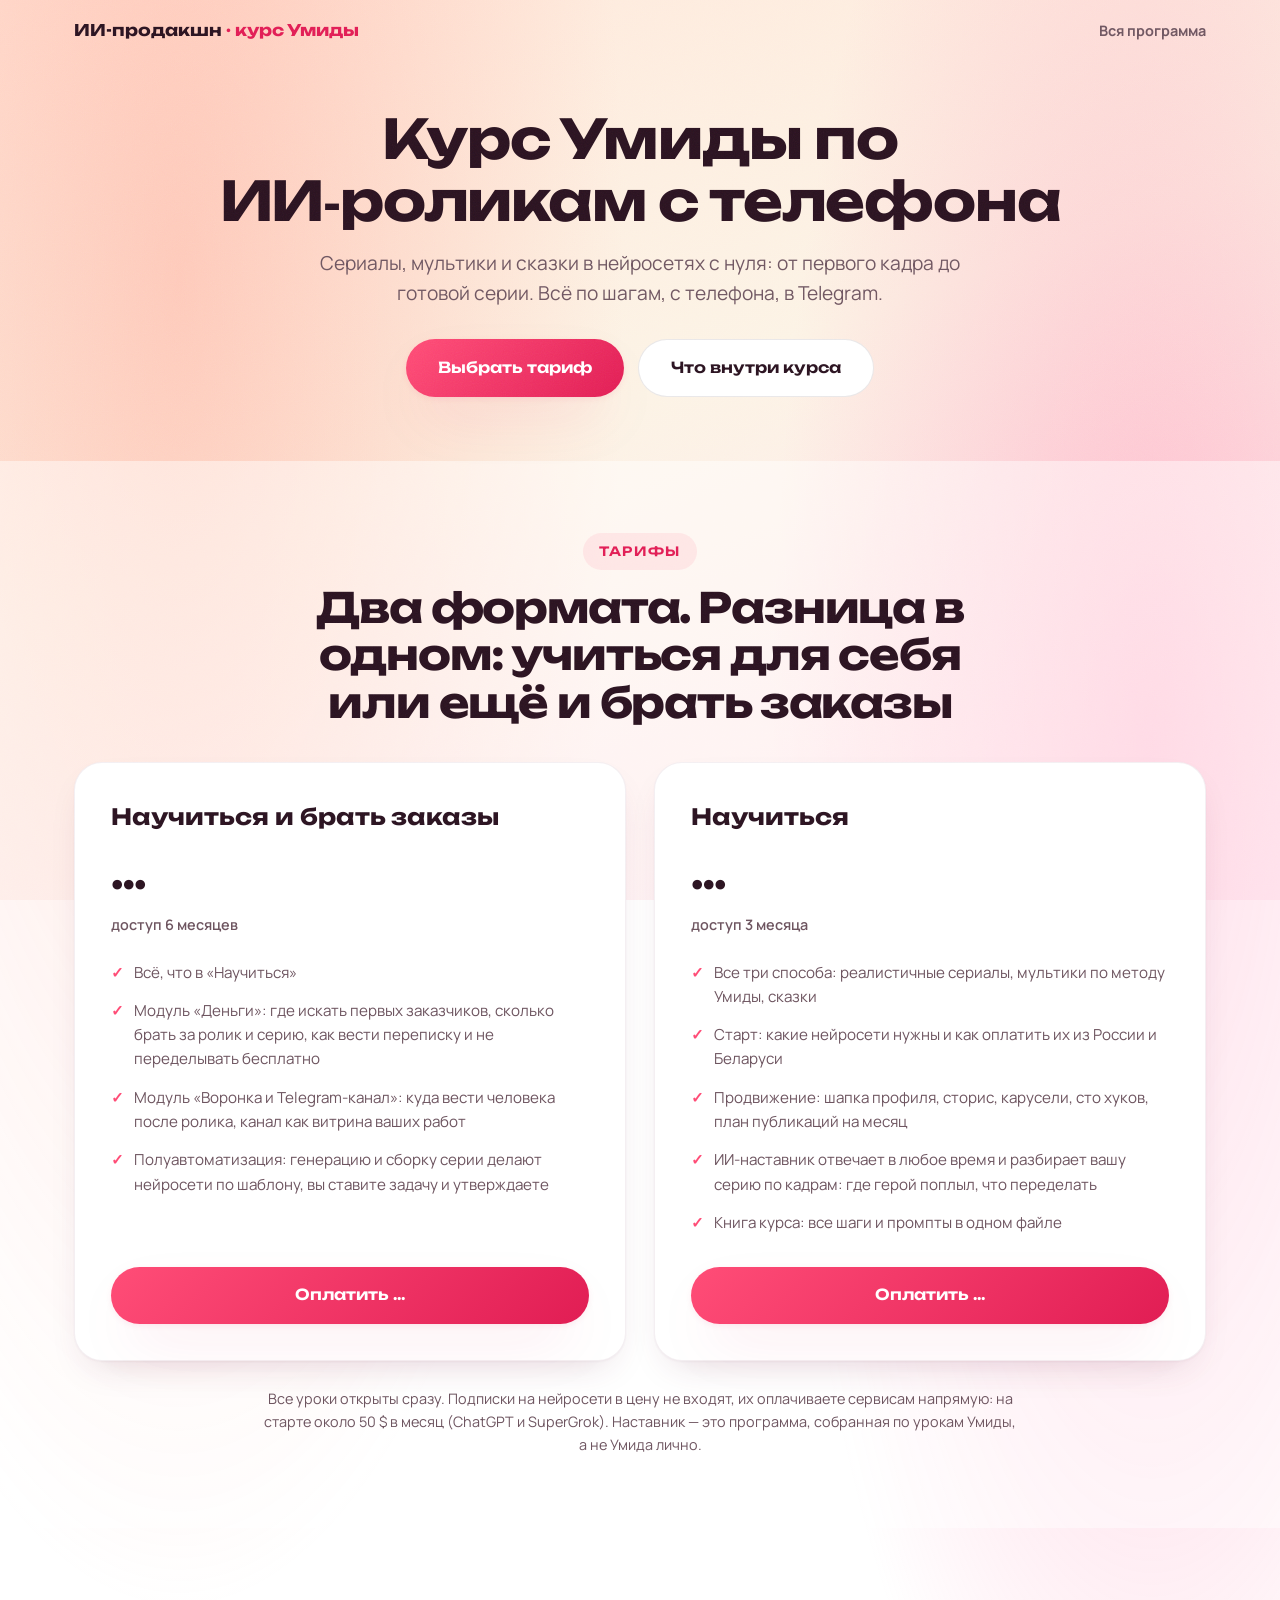
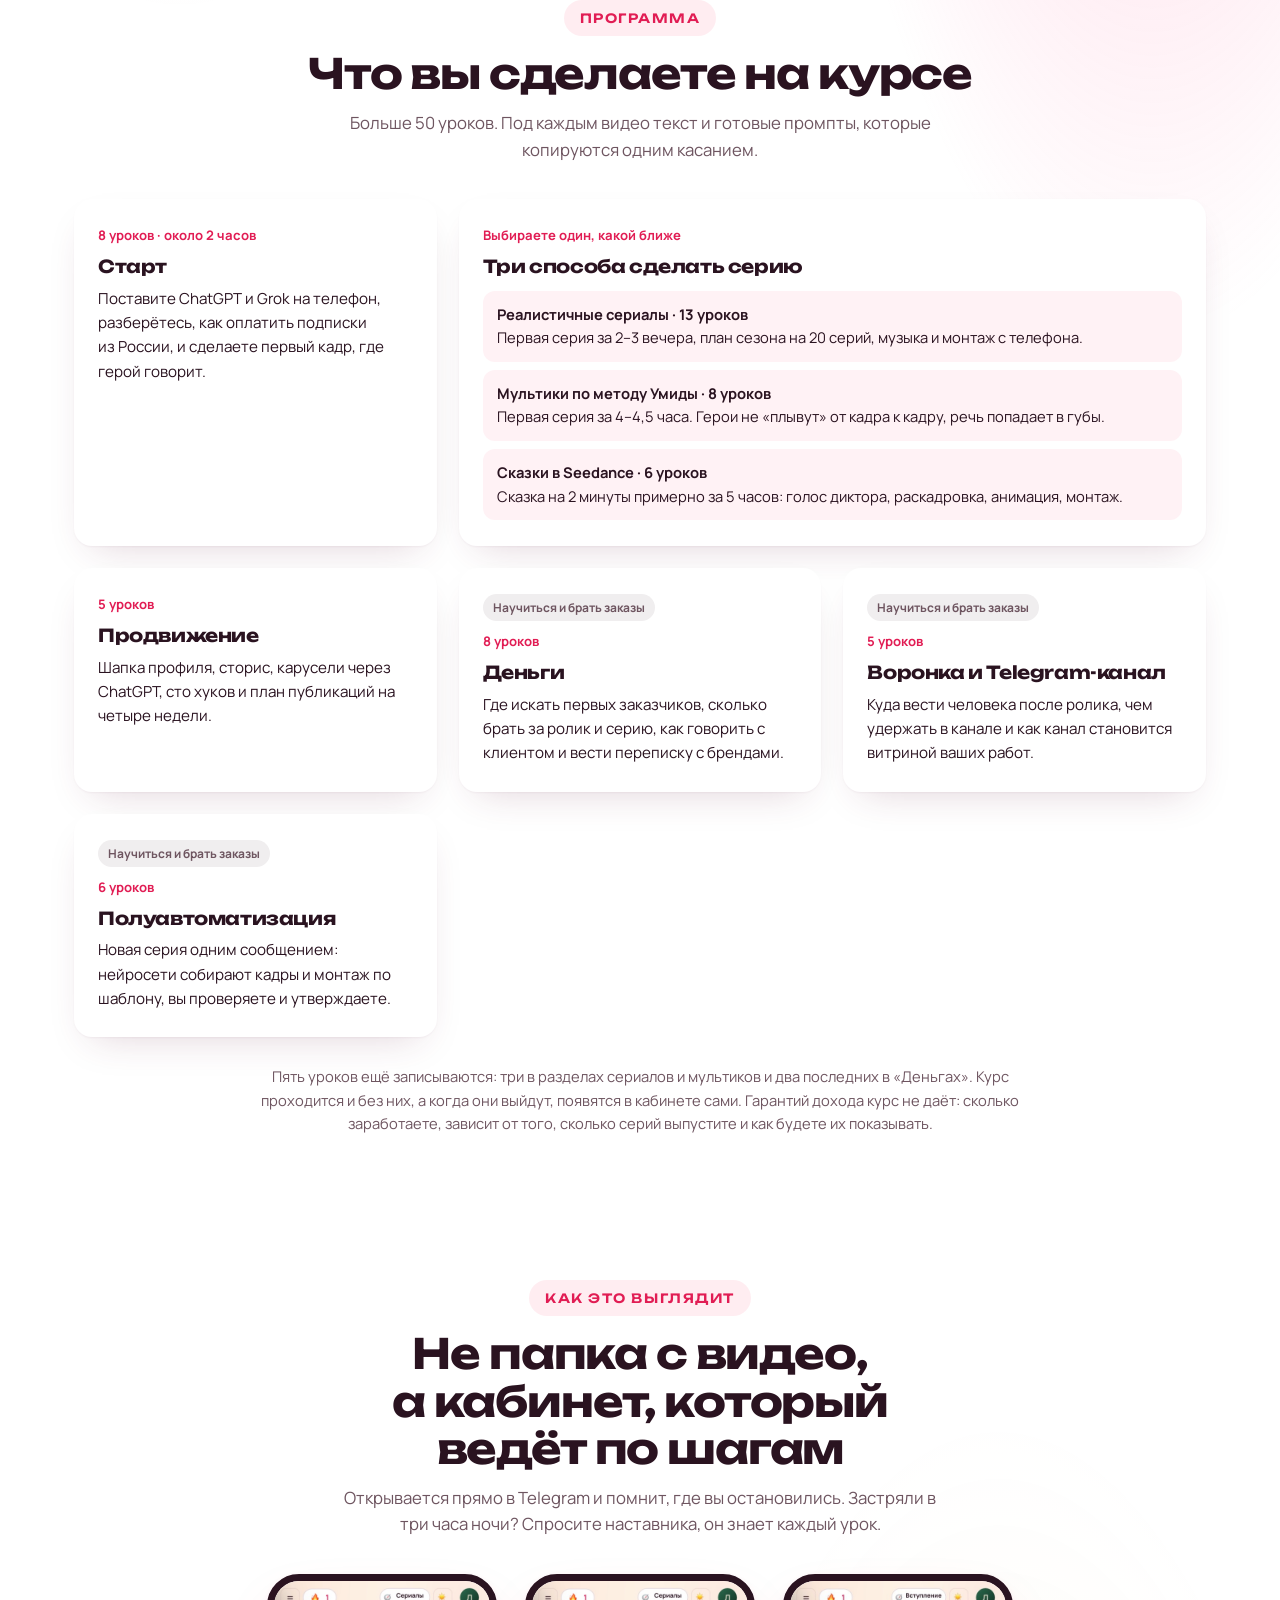
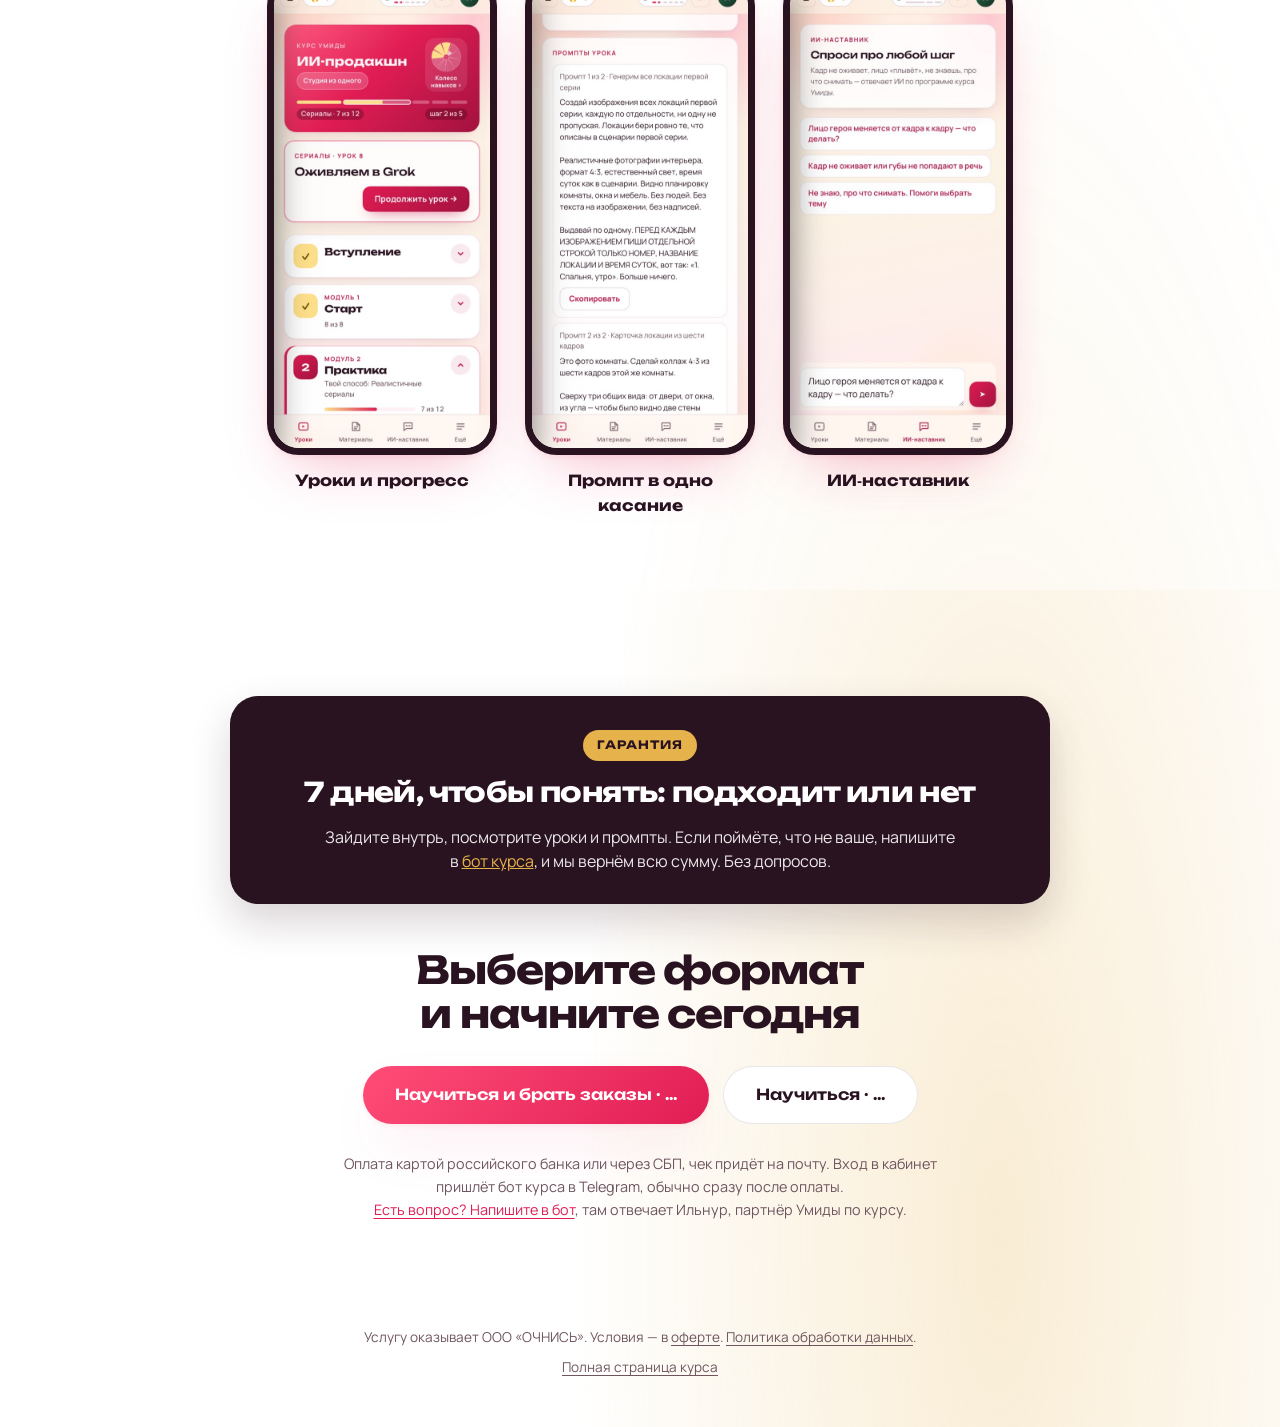
<file: skidka/index.html>
<!DOCTYPE html>
<html lang="ru">
<head>
<meta charset="UTF-8">
<meta name="viewport" content="width=device-width, initial-scale=1.0">
<title>Скидка 20 % до 31 октября · ИИ-продакшн, курс Умиды</title>
<meta name="description" content="Курс Умиды по ИИ-сериалам, мультикам и сказкам со скидкой 20 % до 23:59 по Москве 31 октября. Доступ вдвое дольше при оплате до конца скидки.">
<!-- Временная страница акции: в поиск не отдаём, чтобы после 31.10 она не висела в выдаче со старым сроком. -->
<meta name="robots" content="noindex">
<link rel="preconnect" href="https://fonts.googleapis.com">
<link rel="preconnect" href="https://fonts.gstatic.com" crossorigin>
<link href="https://fonts.googleapis.com/css2?family=Unbounded:wght@400;500;600;700;800&family=Manrope:wght@400;500;600;700;800&display=swap" rel="stylesheet">
<link rel="icon" href="../assets/favicon.svg" type="image/svg+xml">
<meta property="og:type" content="website">
<meta property="og:locale" content="ru_RU">
<meta property="og:url" content="https://umidanishanowa.com/skidka/">
<meta property="og:title" content="Скидка 20 % на курс Умиды до 31 октября">
<meta property="og:description" content="ИИ-сериалы, мультики и сказки с телефона. «Научиться и брать заказы» 4 000 ₽ вместо 4 999, «Научиться» 2 320 ₽ вместо 2 900.">
<meta property="og:image" content="https://umidanishanowa.com/assets/img/hero.jpg">
<meta name="twitter:card" content="summary_large_image">
<link rel="stylesheet" href="../css/styles.css?v=20261023">

<style>
/* Страница скидки 31.10.2026. Общие цвета, шрифты, кнопки и карточки — из ../css/styles.css, здесь только своё.
   🛑 Честная срочность (Principles_and_Taboos, табу 6): таймер считает до next_price.from из прайса api — той минуты,
   когда касса сама вернёт обычную цену. Он не обнуляется и не продлевается: дошёл до нуля — страница говорит,
   что скидка закончилась. Пока api скидку не прислал, страница показывает обычные цены и молчит о скидке. */
.sk-sec { padding: 72px 0; }
.sk-sec.alt { background: rgba(255, 255, 255, 0.45); }
.sk-top {
  display: flex; align-items: center; justify-content: space-between; gap: 16px;
  padding-block: 18px; /* только сверху и снизу: боковые 24 px даёт .wrap */
}
.sk-logo { font-family: var(--font-heading); font-weight: 700; font-size: 1rem; color: var(--text); text-decoration: none; }
.sk-logo .sk-sub, .sk-logo .sk-dot { color: var(--strawberry-dark); }
.sk-toplink { font-weight: 700; font-size: 0.9rem; color: var(--text-light); text-decoration: none; white-space: nowrap; }
.sk-toplink:hover { color: var(--strawberry-dark); }

.sk-hero { padding: 28px 0 64px; text-align: center; }
.sk-hero h1 { font-size: clamp(1.9rem, 6vw, 3.4rem); max-width: 900px; margin: 18px auto 16px; }
.sk-hero h1 em { font-style: normal; color: var(--strawberry-dark); }
.sk-lead { font-size: clamp(1rem, 2.4vw, 1.2rem); color: var(--text-light); max-width: 680px; margin: 0 auto; }
.sk-lead b { color: var(--text); }

.sk-timer {
  display: inline-flex; flex-direction: column; align-items: center; gap: 10px;
  margin: 30px auto 0; padding: 22px 28px 20px; border-radius: var(--radius-lg);
  background: var(--text); color: var(--white); box-shadow: 0 18px 40px rgba(42, 19, 32, 0.18);
}
.sk-timer-cap { font-family: var(--font-heading); font-size: 0.78rem; font-weight: 600; letter-spacing: 0.12em; text-transform: uppercase; color: var(--gold); }
.sk-digits { display: flex; align-items: flex-start; gap: 10px; font-family: var(--font-heading); }
.sk-cell { display: flex; flex-direction: column; align-items: center; min-width: 64px; }
.sk-num { font-size: clamp(2.2rem, 9vw, 3.4rem); font-weight: 700; line-height: 1; font-variant-numeric: tabular-nums; }
.sk-unit { margin-top: 6px; font-family: var(--font-body); font-size: 0.8rem; font-weight: 600; color: rgba(255, 255, 255, 0.7); }
.sk-colon { font-size: clamp(2rem, 8vw, 3rem); font-weight: 700; line-height: 1; opacity: 0.45; }
.sk-deadline { font-size: 0.88rem; color: rgba(255, 255, 255, 0.78); }

.sk-cta { display: flex; flex-wrap: wrap; justify-content: center; gap: 14px; margin-top: 30px; }

.sk-bonus {
  max-width: 820px; margin: 28px auto 0; padding: 18px 22px; border-radius: var(--radius-md);
  background: rgba(230, 178, 76, 0.18); border: 1px solid rgba(201, 150, 31, 0.35);
  font-weight: 600; text-align: center;
}
.sk-bonus b { color: var(--strawberry-deep); }

.sk-prices { display: grid; grid-template-columns: repeat(2, minmax(0, 1fr)); gap: 28px; align-items: stretch; }
.sk-price { padding: 36px; }
.sk-badge {
  position: absolute; top: -14px; right: 26px; padding: 7px 14px; border-radius: 100px;
  background: linear-gradient(135deg, var(--strawberry) 0%, var(--strawberry-dark) 100%); color: var(--white);
  font-family: var(--font-heading); font-size: 0.85rem; font-weight: 700; box-shadow: var(--shadow-soft);
}
.sk-old { display: block; font-family: var(--font-body); font-size: 1.05rem; font-weight: 600; color: var(--text-light); margin-bottom: 2px; }
.sk-old s { text-decoration-thickness: 2px; }
.sk-term { display: block; margin-top: 6px; font-family: var(--font-body); font-size: 0.9rem; font-weight: 600; color: var(--text-light); }
.sk-term b { color: var(--strawberry-deep); }
.sk-price ul { list-style: none; }
.sk-price li { display: flex; gap: 10px; }
.sk-price .btn { width: 100%; }
.sk-note { max-width: 760px; margin: 26px auto 0; text-align: center; font-size: 0.9rem; color: var(--text-light); }

.sk-mods { display: grid; grid-template-columns: repeat(3, minmax(0, 1fr)); gap: 22px; }
.sk-mod {
  background: var(--white); border-radius: var(--radius-md); padding: 26px 24px; box-shadow: var(--shadow-card);
  display: flex; flex-direction: column; gap: 10px;
}
.sk-mod h3 { font-size: 1.12rem; }
.sk-meta { font-size: 0.82rem; font-weight: 700; color: var(--strawberry-dark); }
.sk-mod p { font-size: 0.95rem; color: var(--text); }
.sk-mod.wide { grid-column: span 2; }
.sk-ways { display: grid; gap: 8px; margin-top: 4px; }
.sk-way { padding: 12px 14px; border-radius: var(--radius-sm); background: rgba(255, 77, 119, 0.07); font-size: 0.92rem; }
.sk-way b { display: block; }
.sk-tag {
  align-self: flex-start; padding: 4px 10px; border-radius: 100px; font-size: 0.75rem; font-weight: 700;
  background: rgba(42, 19, 32, 0.07); color: var(--text-light);
}
.sk-honest { max-width: 820px; margin: 28px auto 0; text-align: center; color: var(--text-light); font-size: 0.92rem; }

.sk-shots { display: grid; grid-template-columns: repeat(3, minmax(0, 230px)); justify-content: center; gap: 28px; }

.sk-final { text-align: center; }
.sk-final h2 { font-size: clamp(1.6rem, 4.6vw, 2.4rem); max-width: 760px; margin: 14px auto 12px; }

.sk-foot { padding: 34px 0 48px; text-align: center; font-size: 0.85rem; color: var(--text-light); }
.sk-foot a, .sk-final .pay-note a { color: var(--text-light); text-decoration: underline; text-underline-offset: 3px; }
.sk-final .pay-note a { color: var(--strawberry-dark); }
.sk-foot p + p { margin-top: 8px; }

/* Состояния страницы: что видно, решает прайс api. Прячем только в «чужом» состоянии, а показанное сохраняет свой
   display (ярлык — inline-flex, таймер — inline-flex): revert вернул бы браузерный и сломал вид. */
html:not(.is-live) .only-live { display: none !important; }
html.is-live .only-off { display: none !important; }
html:not(.is-ended) .only-ended { display: none !important; }
/* .sk-old — display:block, он сильнее атрибута hidden: без этого пустая зачёркнутая строка была бы видна */
.sk-old[hidden] { display: none; }

@media (max-width: 860px) {
  .sk-mods { grid-template-columns: 1fr 1fr; }
  .sk-mod.wide { grid-column: span 2; }
}
@media (max-width: 720px) {
  .sk-sec { padding: 52px 0; }
  .sk-prices { grid-template-columns: 1fr; gap: 34px; }
  .sk-price { padding: 30px 24px; }
  .sk-mods { grid-template-columns: 1fr; }
  .sk-mod.wide { grid-column: auto; }
  .sk-shots { grid-template-columns: repeat(3, minmax(0, 1fr)); gap: 10px; }
  .sk-shots .shot img { border-width: 4px; border-radius: 18px; }
  .sk-shots .shot figcaption { font-family: var(--font-body); font-size: 0.8rem; line-height: 1.3; }
  .sk-cta .btn { width: 100%; padding: 16px 20px; }
  /* «Научиться и брать заказы · 4 000 ₽» на 320 px шире экрана: кнопке можно в две строки */
  .sk-cta .btn, .sk-cta .btn span { white-space: normal; text-align: center; }
  .sk-cell { min-width: 52px; }
  .sk-timer { padding: 18px 16px 16px; }
  .sk-logo { font-size: 0.86rem; }
  .sk-logo .sk-dot { display: none; }
  .sk-logo .sk-sub { display: block; }
}
</style>
</head>
<body>
<div class="grain" aria-hidden="true"></div>

<div class="wrap sk-top">
  <a class="sk-logo" href="../">ИИ-продакшн<span class="sk-dot"> · </span><span class="sk-sub">курс Умиды</span></a>
  <a class="sk-toplink" href="../#program">Вся программа</a>
</div>

<!-- ПЕРВЫЙ ЭКРАН -->
<section class="sk-hero">
  <div class="wrap">
    <span class="eyebrow only-live">Последний день скидки</span>
    <span class="eyebrow only-ended">Скидка закончилась 31 октября</span>
    <h1 class="only-live">Курс Умиды по ИИ‑роликам <em>со скидкой 20&nbsp;%</em></h1>
    <h1 class="only-off">Курс Умиды по ИИ‑роликам с телефона</h1>
    <p class="sk-lead">Сериалы, мультики и сказки в нейросетях с нуля: от первого кадра до готовой серии. Всё по шагам, с телефона, в Telegram.</p>

    <div class="sk-timer only-live" role="timer" aria-live="off">
      <span class="sk-timer-cap">До конца скидки</span>
      <div class="sk-digits">
        <div class="sk-cell"><span class="sk-num" data-t="h">00</span><span class="sk-unit">часов</span></div>
        <span class="sk-colon">:</span>
        <div class="sk-cell"><span class="sk-num" data-t="m">00</span><span class="sk-unit">минут</span></div>
        <span class="sk-colon">:</span>
        <div class="sk-cell"><span class="sk-num" data-t="s">00</span><span class="sk-unit">секунд</span></div>
      </div>
      <span class="sk-deadline" data-deadline-text>до 23:59 по Москве, 31 октября</span>
    </div>

    <div class="sk-cta">
      <a class="btn" href="#tarify"><span>Выбрать тариф</span></a>
      <a class="btn btn-ghost" href="#vnutri"><span>Что внутри курса</span></a>
    </div>

    <p class="sk-bonus only-live">Оплатите до конца скидки, и доступ будет <b>вдвое дольше</b>: 12 месяцев вместо 6 или 6 месяцев вместо 3.</p>
  </div>
</section>

<!-- ТАРИФЫ -->
<section id="tarify" class="sk-sec alt">
  <div class="wrap">
    <div class="sec-head">
      <span class="eyebrow">Тарифы</span>
      <h2>Два формата. Разница в одном: учиться для себя или ещё и брать заказы</h2>
    </div>
    <div class="sk-prices">
      <div class="price sk-price">
        <span class="sk-badge only-live">−20&nbsp;%</span>
        <div class="pname">Научиться и брать заказы</div>
        <div class="pcost">
          <span class="sk-old" data-was="multiki_ai" hidden><s></s></span>
          <span data-price="multiki_ai">…</span>
          <span class="sk-term">доступ 6 месяцев<span class="only-live">, при оплате сегодня <b>12 месяцев</b></span></span>
        </div>
        <ul>
          <li><span class="ck">✓</span><span>Всё, что в «Научиться»</span></li>
          <li><span class="ck">✓</span><span>Модуль «Деньги»: где искать первых заказчиков, сколько брать за ролик и серию, как вести переписку и не переделывать бесплатно</span></li>
          <li><span class="ck">✓</span><span>Модуль «Воронка и Telegram-канал»: куда вести человека после ролика, канал как витрина ваших работ</span></li>
          <li><span class="ck">✓</span><span>Полуавтоматизация: генерацию и сборку серии делают нейросети по шаблону, вы ставите задачу и утверждаете</span></li>
        </ul>
        <a class="btn" data-pay="multiki_ai" href="https://xn--m1al0b.xn--p1ai/multiki.html?tier=multiki_ai&amp;cp=skidka&amp;src=umida_site" target="_blank" rel="noopener"><span>Оплатить <span data-price="multiki_ai">…</span></span></a>
      </div>
      <div class="price sk-price">
        <span class="sk-badge only-live">−20&nbsp;%</span>
        <div class="pname">Научиться</div>
        <div class="pcost">
          <span class="sk-old" data-was="multiki_mini" hidden><s></s></span>
          <span data-price="multiki_mini">…</span>
          <span class="sk-term">доступ 3 месяца<span class="only-live">, при оплате сегодня <b>6 месяцев</b></span></span>
        </div>
        <ul>
          <li><span class="ck">✓</span><span>Все три способа: реалистичные сериалы, мультики по методу Умиды, сказки</span></li>
          <li><span class="ck">✓</span><span>Старт: какие нейросети нужны и как оплатить их из России и Беларуси</span></li>
          <li><span class="ck">✓</span><span>Продвижение: шапка профиля, сторис, карусели, сто хуков, план публикаций на месяц</span></li>
          <li><span class="ck">✓</span><span>ИИ-наставник отвечает в любое время и разбирает вашу серию по кадрам: где герой поплыл, что переделать</span></li>
          <li><span class="ck">✓</span><span>Книга курса: все шаги и промпты в одном файле</span></li>
        </ul>
        <a class="btn" data-pay="multiki_mini" href="https://xn--m1al0b.xn--p1ai/multiki.html?tier=multiki_mini&amp;cp=skidka&amp;src=umida_site" target="_blank" rel="noopener"><span>Оплатить <span data-price="multiki_mini">…</span></span></a>
      </div>
    </div>
    <p class="sk-note">Все уроки открыты сразу. Подписки на нейросети в цену не входят, их оплачиваете сервисам напрямую: на старте около 50 $ в месяц (ChatGPT и SuperGrok). Наставник — это программа, собранная по урокам Умиды, а не Умида лично.</p>
  </div>
</section>

<!-- ЧТО ВНУТРИ -->
<section id="vnutri" class="sk-sec">
  <div class="wrap">
    <div class="sec-head">
      <span class="eyebrow">Программа</span>
      <h2>Что вы сделаете на курсе</h2>
      <p>Больше 50 уроков. Под каждым видео текст и готовые промпты, которые копируются одним касанием.</p>
    </div>
    <div class="sk-mods">
      <div class="sk-mod">
        <span class="sk-meta">8 уроков · около 2 часов</span>
        <h3>Старт</h3>
        <p>Поставите ChatGPT и Grok на телефон, разберётесь, как оплатить подписки из России, и сделаете первый кадр, где герой говорит.</p>
      </div>
      <div class="sk-mod wide">
        <span class="sk-meta">Выбираете один, какой ближе</span>
        <h3>Три способа сделать серию</h3>
        <div class="sk-ways">
          <div class="sk-way"><b>Реалистичные сериалы · 13 уроков</b>Первая серия за 2–3 вечера, план сезона на 20 серий, музыка и монтаж с телефона.</div>
          <div class="sk-way"><b>Мультики по методу Умиды · 8 уроков</b>Первая серия за 4–4,5 часа. Герои не «плывут» от кадра к кадру, речь попадает в губы.</div>
          <div class="sk-way"><b>Сказки в Seedance · 6 уроков</b>Сказка на 2 минуты примерно за 5 часов: голос диктора, раскадровка, анимация, монтаж.</div>
        </div>
      </div>
      <div class="sk-mod">
        <span class="sk-meta">5 уроков</span>
        <h3>Продвижение</h3>
        <p>Шапка профиля, сторис, карусели через ChatGPT, сто хуков и план публикаций на четыре недели.</p>
      </div>
      <div class="sk-mod">
        <span class="sk-tag">Научиться и брать заказы</span>
        <span class="sk-meta">8 уроков</span>
        <h3>Деньги</h3>
        <p>Где искать первых заказчиков, сколько брать за ролик и серию, как говорить с клиентом и вести переписку с брендами.</p>
      </div>
      <div class="sk-mod">
        <span class="sk-tag">Научиться и брать заказы</span>
        <span class="sk-meta">5 уроков</span>
        <h3>Воронка и Telegram-канал</h3>
        <p>Куда вести человека после ролика, чем удержать в канале и как канал становится витриной ваших работ.</p>
      </div>
      <div class="sk-mod">
        <span class="sk-tag">Научиться и брать заказы</span>
        <span class="sk-meta">6 уроков</span>
        <h3>Полуавтоматизация</h3>
        <p>Новая серия одним сообщением: нейросети собирают кадры и монтаж по шаблону, вы проверяете и утверждаете.</p>
      </div>
    </div>
    <p class="sk-honest">Пять уроков ещё записываются: три в разделах сериалов и мультиков и два последних в «Деньгах». Курс проходится и без них, а когда они выйдут, появятся в кабинете сами. Гарантий дохода курс не даёт: сколько заработаете, зависит от того, сколько серий выпустите и как будете их показывать.</p>
  </div>
</section>

<!-- КАБИНЕТ -->
<section class="sk-sec alt">
  <div class="wrap">
    <div class="sec-head">
      <span class="eyebrow">Как это выглядит</span>
      <h2>Не папка с видео, а кабинет, который ведёт по шагам</h2>
      <p>Открывается прямо в Telegram и помнит, где вы остановились. Застряли в три часа ночи? Спросите наставника, он знает каждый урок.</p>
    </div>
    <div class="sk-shots">
      <figure class="shot"><img src="../assets/img/kab-uroki.jpg" width="540" height="1168" alt="Экран «Уроки»: прогресс по модулям и кнопка «Продолжить урок»" loading="lazy" decoding="async"><figcaption>Уроки и прогресс</figcaption></figure>
      <figure class="shot"><img src="../assets/img/kab-prompt.jpg" width="540" height="1168" alt="Готовый промпт урока с кнопкой «Скопировать»" loading="lazy" decoding="async"><figcaption>Промпт в одно касание</figcaption></figure>
      <figure class="shot"><img src="../assets/img/kab-nastavnik.jpg?v=20261023" width="540" height="1168" alt="Вкладка «ИИ-наставник»: примеры вопросов и поле для своего" loading="lazy" decoding="async"><figcaption>ИИ‑наставник</figcaption></figure>
    </div>
  </div>
</section>

<!-- ГАРАНТИЯ И ФИНАЛ -->
<section class="sk-sec sk-final">
  <div class="wrap">
    <div class="guarantee">
      <span class="g-chip">Гарантия</span>
      <h3>7 дней, чтобы понять: подходит или нет</h3>
      <p>Зайдите внутрь, посмотрите уроки и промпты. Если поймёте, что не ваше, напишите в <a href="https://t.me/MULTIKIAI_BOT?start=cp_skidka" target="_blank" rel="noopener">бот курса</a>, и мы вернём всю сумму. Без допросов.</p>
    </div>
    <span class="eyebrow only-live" style="margin-top:44px">Скидка до 23:59 по Москве, 31 октября</span>
    <h2 class="only-live">Цена со скидкой действует до конца дня. С&nbsp;1&nbsp;ноября обычная</h2>
    <h2 class="only-off" style="margin-top:44px">Выберите формат и начните сегодня</h2>
    <div class="sk-cta">
      <a class="btn" data-pay="multiki_ai" href="https://xn--m1al0b.xn--p1ai/multiki.html?tier=multiki_ai&amp;cp=skidka&amp;src=umida_site" target="_blank" rel="noopener"><span>Научиться и брать заказы · <span data-price="multiki_ai">…</span></span></a>
      <a class="btn btn-ghost" data-pay="multiki_mini" href="https://xn--m1al0b.xn--p1ai/multiki.html?tier=multiki_mini&amp;cp=skidka&amp;src=umida_site" target="_blank" rel="noopener"><span>Научиться · <span data-price="multiki_mini">…</span></span></a>
    </div>
    <p class="pay-note">Оплата картой российского банка или через СБП, чек придёт на почту. Вход в кабинет пришлёт бот курса в Telegram, обычно сразу после оплаты.<br><a href="https://t.me/MULTIKIAI_BOT?start=cp_skidka" target="_blank" rel="noopener">Есть вопрос? Напишите в бот</a>, там отвечает Ильнур, партнёр Умиды по курсу.</p>
  </div>
</section>

<footer class="sk-foot">
  <div class="wrap">
    <p>Услугу оказывает ООО «ОЧНИСЬ». Условия — в <a href="https://xn--m1al0b.xn--p1ai/offer-multiki.html" target="_blank" rel="noopener">оферте</a>. <a href="../privacy.html">Политика обработки данных</a>.</p>
    <p><a href="../">Полная страница курса</a></p>
  </div>
</footer>

<script>
(function () {
  // Цены, зачёркнутая цена и конец скидки — только из прайса api, тем же маршрутом, что главная сайта (js/prices.js).
  // Скидку показываем, только если api прислал обычную цену выше той, что платят, и минуту, когда цена вернётся.
  var API = 'https://api.xn--m1al0b.xn--p1ai/api/payment/tiers/multiki';
  var IDS = ['multiki_ai', 'multiki_mini'];
  var root = document.documentElement;
  var timerId = null;

  function fmt(n) { return Math.round(n).toLocaleString('ru-RU') + ' ₽'; }
  function two(n) { return (n < 10 ? '0' : '') + n; }

  function deadlineText(endMs) {
    // Последняя секунда скидки — за секунду до перехода, в поясе Москвы.
    var d = new Date(endMs - 1000);
    try {
      var t = d.toLocaleTimeString('ru-RU', { hour: '2-digit', minute: '2-digit', timeZone: 'Europe/Moscow' });
      var day = d.toLocaleDateString('ru-RU', { day: 'numeric', month: 'long', timeZone: 'Europe/Moscow' });
      return 'до ' + t + ' по Москве, ' + day;
    } catch (e) { return 'до 23:59 по Москве, 31 октября'; }
  }

  function tick(endMs) {
    var left = Math.max(0, endMs - Date.now());
    var h = Math.floor(left / 3600000), m = Math.floor(left % 3600000 / 60000), s = Math.floor(left % 60000 / 1000);
    var els = document.querySelectorAll('[data-t]');
    for (var i = 0; i < els.length; i++) {
      var k = els[i].getAttribute('data-t');
      els[i].textContent = two(k === 'h' ? h : k === 'm' ? m : s);
    }
    if (left === 0) {
      // Срок вышел: таймер не перезапускаем. Через пару секунд спрашиваем прайс заново — api уже вернул обычную цену.
      clearInterval(timerId);
      setTimeout(load, 2500);
    }
  }

  function apply(tiers) {
    var live = false, endMs = 0;
    for (var i = 0; i < tiers.length; i++) {
      var t = tiers[i];
      if (!t || IDS.indexOf(t.id) < 0 || typeof t.price_rub !== 'number' || !(t.price_rub > 0)) continue;
      var price = document.querySelectorAll('[data-price="' + t.id + '"]');
      for (var j = 0; j < price.length; j++) price[j].textContent = fmt(t.price_rub);
      var hasList = typeof t.list_price_rub === 'number' && t.list_price_rub > t.price_rub;
      var was = document.querySelectorAll('[data-was="' + t.id + '"]');
      for (var k = 0; k < was.length; k++) {
        var s = was[k].querySelector('s');
        if (s) s.textContent = hasList ? fmt(t.list_price_rub) : '';
        was[k].hidden = !hasList;
      }
      var pay = document.querySelectorAll('a[data-pay="' + t.id + '"]');
      for (var p = 0; p < pay.length; p++) {
        try { var u = new URL(pay[p].href); u.searchParams.set('p', String(Math.round(t.price_rub))); pay[p].href = u.toString(); } catch (e) { /* ссылка остаётся без p */ }
      }
      var next = t.next_price && Date.parse(t.next_price.from);
      if (hasList && next && next > Date.now()) { live = true; endMs = endMs ? Math.min(endMs, next) : next; }
    }
    root.classList.remove('is-live', 'is-off', 'is-ended');
    if (live) {
      root.classList.add('is-live');
      var dt = document.querySelectorAll('[data-deadline-text]');
      for (var d = 0; d < dt.length; d++) dt[d].textContent = deadlineText(endMs);
      clearInterval(timerId);
      tick(endMs);
      timerId = setInterval(function () { tick(endMs); }, 1000);
    } else {
      root.classList.add('is-off');
      // Объявленный срок скидки прошёл — честно говорим, что она закончилась, а не прячем.
      if (Date.now() >= Date.parse('2026-11-01T00:00:00+03:00')) root.classList.add('is-ended');
    }
  }

  // Прайс ни разу не пришёл — честная заглушка: в карточке «цена на странице оплаты», на кнопке просто «Оплатить».
  // Если цены уже показаны, неудачное обновление их не трогает — иначе сбой сети погасил бы идущую скидку.
  var applied = false;
  function fallback() {
    if (applied) return;
    root.classList.add('is-off');
    var els = document.querySelectorAll('[data-price]');
    for (var i = 0; i < els.length; i++) {
      if (els[i].textContent.trim() !== '…') continue;
      els[i].textContent = els[i].closest('.btn') ? '' : 'цена на странице оплаты';
    }
  }

  // Ревью 31.10: одна попытка с таймаутом 4 с на медленной сети оставляла страницу без скидки в последний день.
  // Теперь до трёх попыток (сразу, через 2 и через 6 с) по 8 с каждая.
  function load(attempt) {
    attempt = attempt || 1;
    var ctl = typeof AbortController === 'function' ? new AbortController() : null;
    var guard = setTimeout(function () { if (ctl) ctl.abort(); }, 8000);
    var retry = function () {
      if (attempt < 3) setTimeout(function () { load(attempt + 1); }, attempt === 1 ? 2000 : 6000);
      else fallback();
    };
    fetch(API, { cache: 'no-store', signal: ctl ? ctl.signal : undefined })
      .then(function (r) { if (!r.ok) throw new Error('http ' + r.status); return r.json(); })
      .then(function (b) {
        clearTimeout(guard);
        if (b && b.tiers && b.tiers.length) { applied = true; apply(b.tiers); } else retry();
      })
      .catch(function () { clearTimeout(guard); retry(); });
  }

  root.classList.add('is-off');
  load();
  // Раз в 10 минут сверяемся с прайсом: вкладка, открытая до начала скидки, включит её сама, а после конца — выключит.
  setInterval(function () { load(); }, 10 * 60 * 1000);
})();
</script>
</body>
</html>
</file>
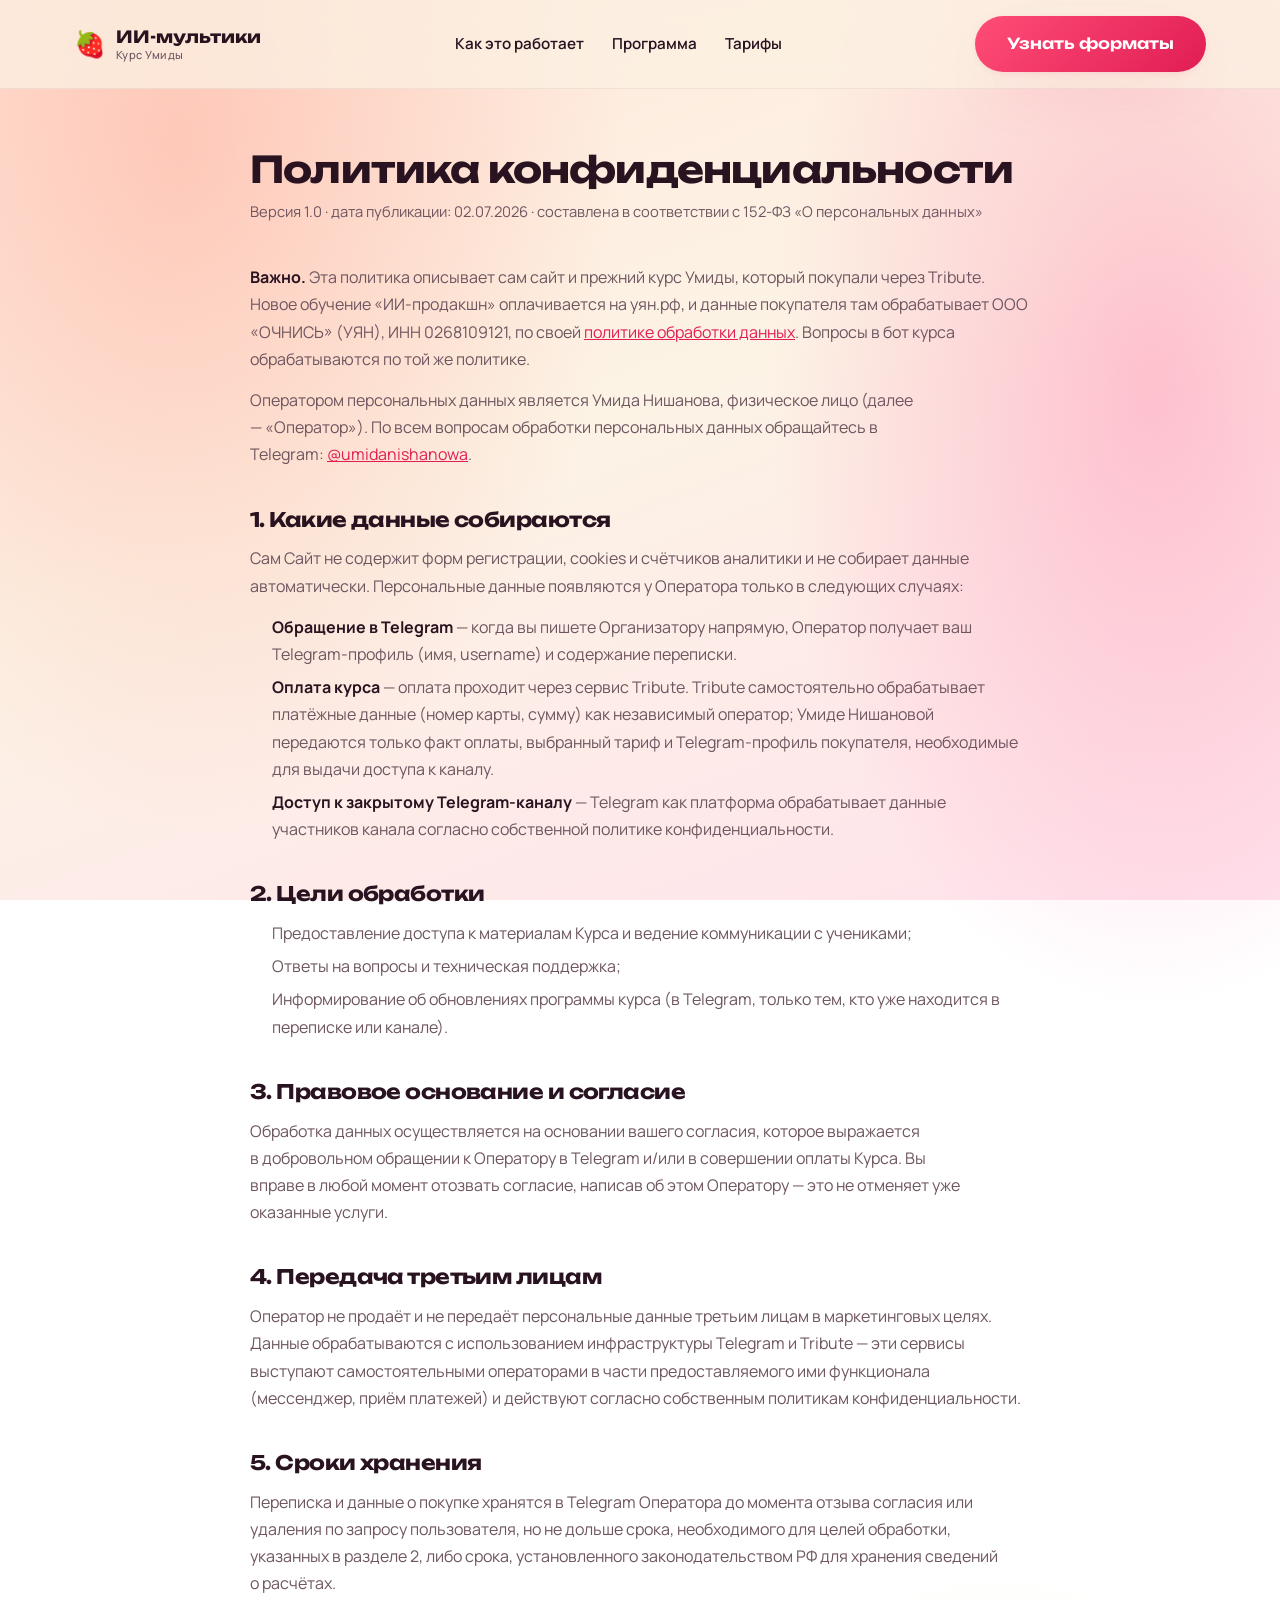
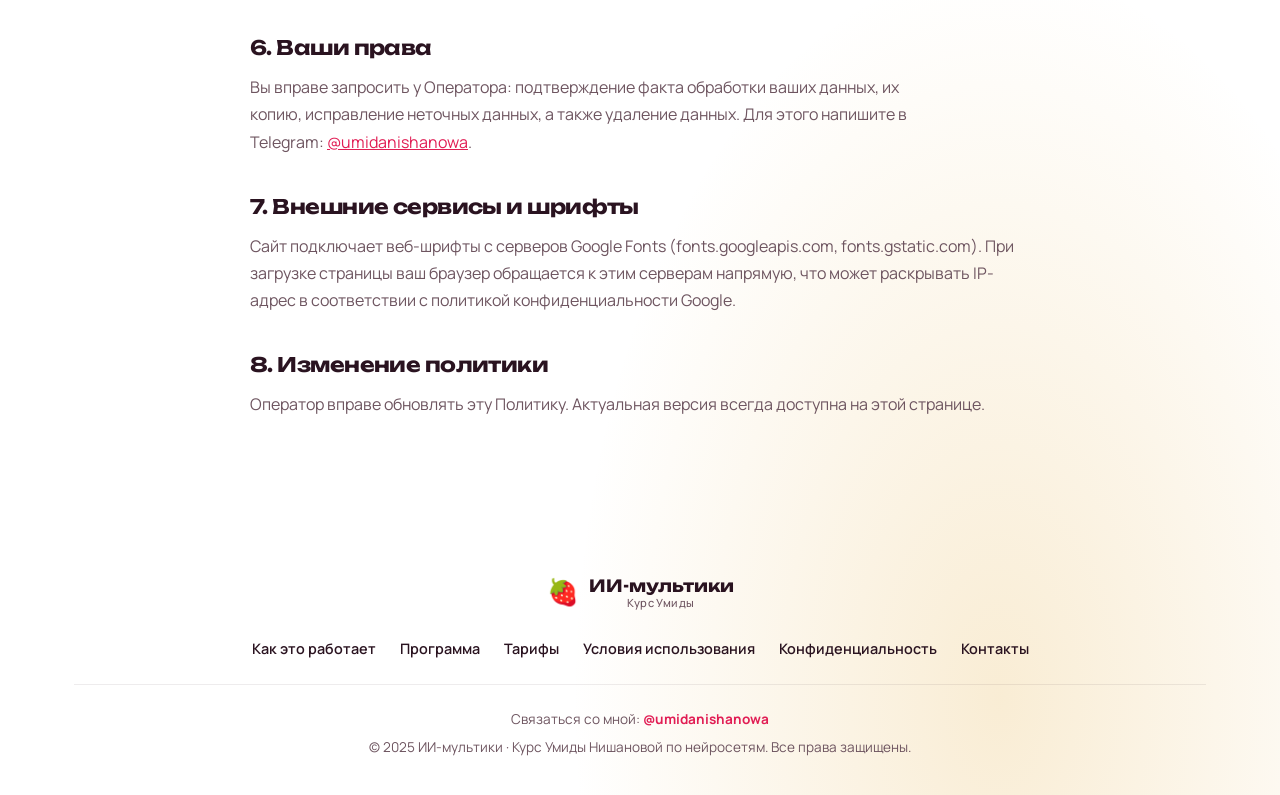
<file: privacy.html>
<!DOCTYPE html>
<html lang="ru">
<head>
<meta charset="UTF-8">
<meta name="viewport" content="width=device-width, initial-scale=1.0">
<title>Политика конфиденциальности · ИИ-мультики · Курс Умиды</title>
<meta name="description" content="Как обрабатываются персональные данные посетителей сайта и учеников курса «ИИ-мультики» Умиды Нишановой.">
<meta name="robots" content="noindex">
<link rel="preconnect" href="https://fonts.googleapis.com">
<link rel="preconnect" href="https://fonts.gstatic.com" crossorigin>
<link href="https://fonts.googleapis.com/css2?family=Unbounded:wght@400;500;600;700;800&family=Manrope:wght@400;500;600;700;800&display=swap" rel="stylesheet">
<link rel="icon" href="assets/favicon.svg" type="image/svg+xml">
<link rel="stylesheet" href="css/styles.css">
</head>
<body>

<header id="top">
  <div class="wrap nav">
    <a href="index.html" class="logo"><span class="mark">🍓</span><span>ИИ-мультики<small>Курс Умиды</small></span></a>
    <nav class="nav-links" id="navLinks">
      <a href="index.html#how">Как это работает</a>
      <a href="index.html#program">Программа</a>
      <a href="index.html#prices">Тарифы</a>
      <a class="btn menu-cta" href="index.html#prices">Узнать форматы</a>
    </nav>
    <a class="btn nav-cta" href="index.html#prices">Узнать форматы</a>
    <button class="burger" id="burger" aria-label="Меню"><span></span><span></span><span></span></button>
  </div>
</header>

<section class="wrap legal">
  <h1>Политика конфиденциальности</h1>
  <p class="legal-meta">Версия 1.0 · дата публикации: 02.07.2026 · составлена в соответствии с 152-ФЗ «О персональных данных»</p>

  <p><strong>Важно.</strong> Эта политика описывает сам сайт и прежний курс Умиды, который покупали через Tribute. Новое обучение «ИИ-продакшн» оплачивается на уян.рф, и данные покупателя там обрабатывает ООО «ОЧНИСЬ» (УЯН), ИНН 0268109121, по своей <a href="https://xn--m1al0b.xn--p1ai/policy.html" target="_blank" rel="noopener">политике обработки данных</a>. Вопросы в бот курса обрабатываются по той же политике.</p>

  <p>Оператором персональных данных является Умида Нишанова, физическое лицо (далее — «Оператор»). По всем вопросам обработки персональных данных обращайтесь в Telegram: <a href="https://t.me/umidanishanowa" target="_blank" rel="noopener">@umidanishanowa</a>.</p>

  <h2>1. Какие данные собираются</h2>
  <p>Сам Сайт не содержит форм регистрации, cookies и счётчиков аналитики и не собирает данные автоматически. Персональные данные появляются у Оператора только в следующих случаях:</p>
  <ul>
    <li><strong>Обращение в Telegram</strong> — когда вы пишете Организатору напрямую, Оператор получает ваш Telegram-профиль (имя, username) и содержание переписки.</li>
    <li><strong>Оплата курса</strong> — оплата проходит через сервис Tribute. Tribute самостоятельно обрабатывает платёжные данные (номер карты, сумму) как независимый оператор; Умиде Нишановой передаются только факт оплаты, выбранный тариф и Telegram-профиль покупателя, необходимые для выдачи доступа к каналу.</li>
    <li><strong>Доступ к закрытому Telegram-каналу</strong> — Telegram как платформа обрабатывает данные участников канала согласно собственной политике конфиденциальности.</li>
  </ul>

  <h2>2. Цели обработки</h2>
  <ul>
    <li>Предоставление доступа к материалам Курса и ведение коммуникации с учениками;</li>
    <li>Ответы на вопросы и техническая поддержка;</li>
    <li>Информирование об обновлениях программы курса (в Telegram, только тем, кто уже находится в переписке или канале).</li>
  </ul>

  <h2>3. Правовое основание и согласие</h2>
  <p>Обработка данных осуществляется на основании вашего согласия, которое выражается в добровольном обращении к Оператору в Telegram и/или в совершении оплаты Курса. Вы вправе в любой момент отозвать согласие, написав об этом Оператору — это не отменяет уже оказанные услуги.</p>

  <h2>4. Передача третьим лицам</h2>
  <p>Оператор не продаёт и не передаёт персональные данные третьим лицам в маркетинговых целях. Данные обрабатываются с использованием инфраструктуры Telegram и Tribute — эти сервисы выступают самостоятельными операторами в части предоставляемого ими функционала (мессенджер, приём платежей) и действуют согласно собственным политикам конфиденциальности.</p>

  <h2>5. Сроки хранения</h2>
  <p>Переписка и данные о покупке хранятся в Telegram Оператора до момента отзыва согласия или удаления по запросу пользователя, но не дольше срока, необходимого для целей обработки, указанных в разделе 2, либо срока, установленного законодательством РФ для хранения сведений о расчётах.</p>

  <h2>6. Ваши права</h2>
  <p>Вы вправе запросить у Оператора: подтверждение факта обработки ваших данных, их копию, исправление неточных данных, а также удаление данных. Для этого напишите в Telegram: <a href="https://t.me/umidanishanowa" target="_blank" rel="noopener">@umidanishanowa</a>.</p>

  <h2>7. Внешние сервисы и шрифты</h2>
  <p>Сайт подключает веб-шрифты с серверов Google Fonts (fonts.googleapis.com, fonts.gstatic.com). При загрузке страницы ваш браузер обращается к этим серверам напрямую, что может раскрывать IP-адрес в соответствии с политикой конфиденциальности Google.</p>

  <h2>8. Изменение политики</h2>
  <p>Оператор вправе обновлять эту Политику. Актуальная версия всегда доступна на этой странице.</p>
</section>

<footer>
  <div class="wrap">
    <a href="index.html" class="logo"><span class="mark">🍓</span><span>ИИ-мультики<small>Курс Умиды</small></span></a>
    <div class="flinks">
      <a href="index.html#how">Как это работает</a>
      <a href="index.html#program">Программа</a>
      <a href="index.html#prices">Тарифы</a>
      <a href="terms.html">Условия использования</a>
      <a href="privacy.html">Конфиденциальность</a>
      <a href="https://t.me/umidanishanowa" target="_blank" rel="noopener">Контакты</a>
    </div>
    <div class="copy" style="margin-bottom:6px">Связаться со мной: <a href="https://t.me/umidanishanowa" target="_blank" rel="noopener" style="color:var(--strawberry-dark);font-weight:700">@umidanishanowa</a></div>
    <div class="copy">© 2025 ИИ-мультики · Курс Умиды Нишановой по нейросетям. Все права защищены.</div>
  </div>
</footer>
<script src="js/script.js"></script>
</body>
</html>
</file>
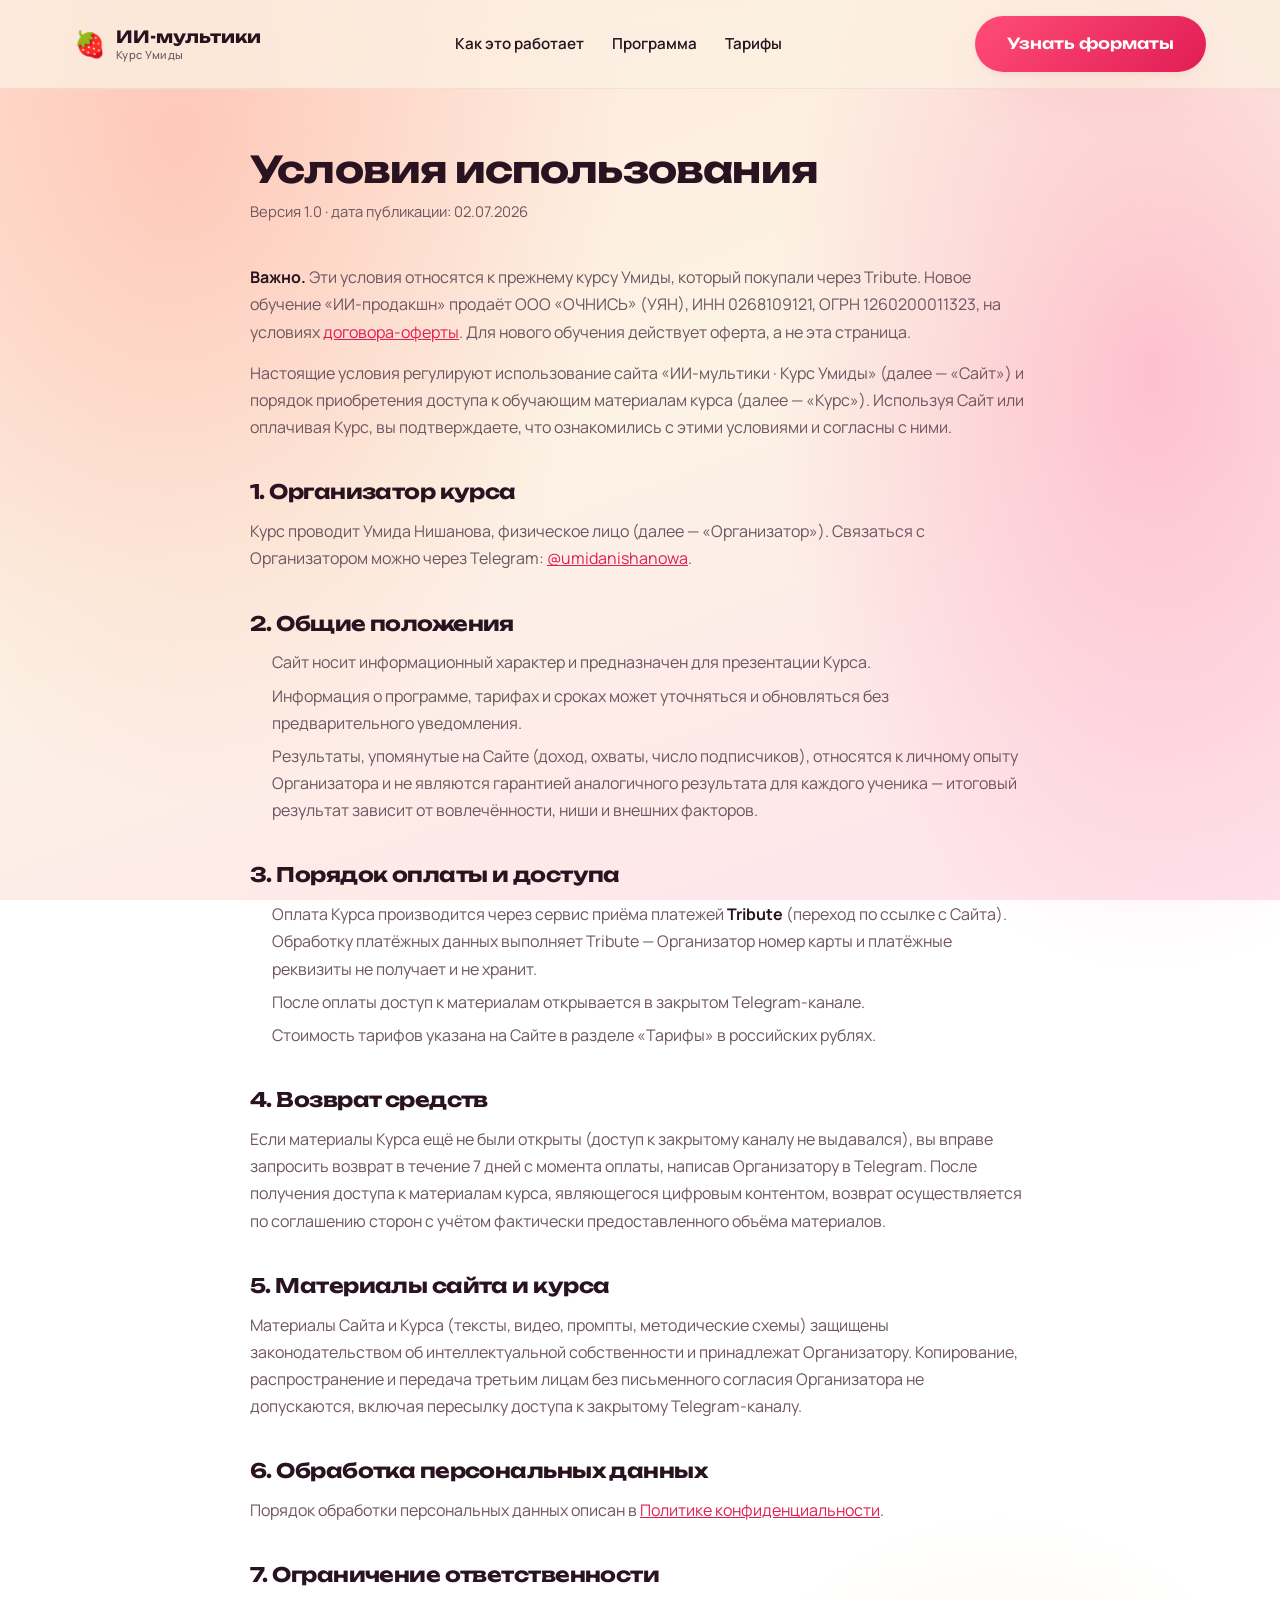
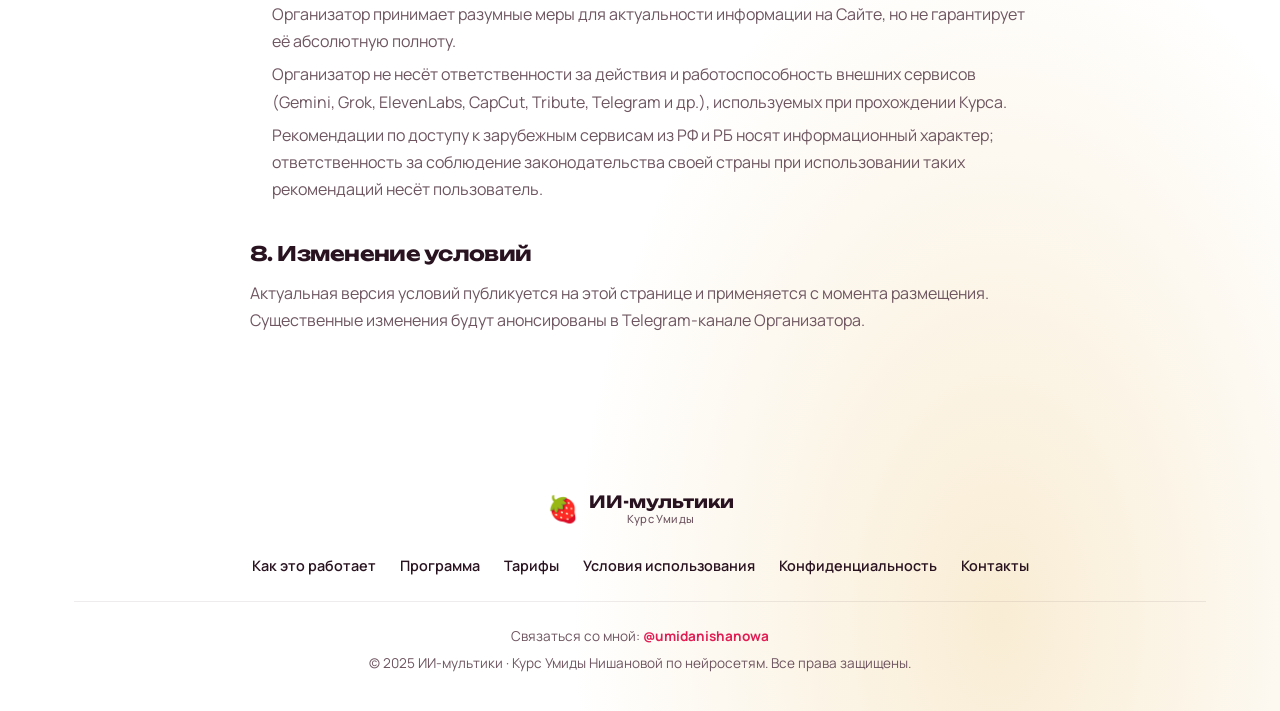
<file: terms.html>
<!DOCTYPE html>
<html lang="ru">
<head>
<meta charset="UTF-8">
<meta name="viewport" content="width=device-width, initial-scale=1.0">
<title>Условия использования · ИИ-мультики · Курс Умиды</title>
<meta name="description" content="Условия использования сайта и порядок приобретения курса «ИИ-мультики» Умиды Нишановой.">
<meta name="robots" content="noindex">
<link rel="preconnect" href="https://fonts.googleapis.com">
<link rel="preconnect" href="https://fonts.gstatic.com" crossorigin>
<link href="https://fonts.googleapis.com/css2?family=Unbounded:wght@400;500;600;700;800&family=Manrope:wght@400;500;600;700;800&display=swap" rel="stylesheet">
<link rel="icon" href="assets/favicon.svg" type="image/svg+xml">
<link rel="stylesheet" href="css/styles.css">
</head>
<body>

<header id="top">
  <div class="wrap nav">
    <a href="index.html" class="logo"><span class="mark">🍓</span><span>ИИ-мультики<small>Курс Умиды</small></span></a>
    <nav class="nav-links" id="navLinks">
      <a href="index.html#how">Как это работает</a>
      <a href="index.html#program">Программа</a>
      <a href="index.html#prices">Тарифы</a>
      <a class="btn menu-cta" href="index.html#prices">Узнать форматы</a>
    </nav>
    <a class="btn nav-cta" href="index.html#prices">Узнать форматы</a>
    <button class="burger" id="burger" aria-label="Меню"><span></span><span></span><span></span></button>
  </div>
</header>

<section class="wrap legal">
  <h1>Условия использования</h1>
  <p class="legal-meta">Версия 1.0 · дата публикации: 02.07.2026</p>

  <p><strong>Важно.</strong> Эти условия относятся к прежнему курсу Умиды, который покупали через Tribute. Новое обучение «ИИ-продакшн» продаёт ООО «ОЧНИСЬ» (УЯН), ИНН 0268109121, ОГРН 1260200011323, на условиях <a href="https://xn--m1al0b.xn--p1ai/offer-multiki.html" target="_blank" rel="noopener">договора-оферты</a>. Для нового обучения действует оферта, а не эта страница.</p>

  <p>Настоящие условия регулируют использование сайта «ИИ-мультики · Курс Умиды» (далее — «Сайт») и порядок приобретения доступа к обучающим материалам курса (далее — «Курс»). Используя Сайт или оплачивая Курс, вы подтверждаете, что ознакомились с этими условиями и согласны с ними.</p>

  <h2>1. Организатор курса</h2>
  <p>Курс проводит Умида Нишанова, физическое лицо (далее — «Организатор»). Связаться с Организатором можно через Telegram: <a href="https://t.me/umidanishanowa" target="_blank" rel="noopener">@umidanishanowa</a>.</p>

  <h2>2. Общие положения</h2>
  <ul>
    <li>Сайт носит информационный характер и предназначен для презентации Курса.</li>
    <li>Информация о программе, тарифах и сроках может уточняться и обновляться без предварительного уведомления.</li>
    <li>Результаты, упомянутые на Сайте (доход, охваты, число подписчиков), относятся к личному опыту Организатора и не являются гарантией аналогичного результата для каждого ученика — итоговый результат зависит от вовлечённости, ниши и внешних факторов.</li>
  </ul>

  <h2>3. Порядок оплаты и доступа</h2>
  <ul>
    <li>Оплата Курса производится через сервис приёма платежей <strong>Tribute</strong> (переход по ссылке с Сайта). Обработку платёжных данных выполняет Tribute — Организатор номер карты и платёжные реквизиты не получает и не хранит.</li>
    <li>После оплаты доступ к материалам открывается в закрытом Telegram-канале.</li>
    <li>Стоимость тарифов указана на Сайте в разделе «Тарифы» в российских рублях.</li>
  </ul>

  <h2>4. Возврат средств</h2>
  <p>Если материалы Курса ещё не были открыты (доступ к закрытому каналу не выдавался), вы вправе запросить возврат в течение 7 дней с момента оплаты, написав Организатору в Telegram. После получения доступа к материалам курса, являющегося цифровым контентом, возврат осуществляется по соглашению сторон с учётом фактически предоставленного объёма материалов.</p>

  <h2>5. Материалы сайта и курса</h2>
  <p>Материалы Сайта и Курса (тексты, видео, промпты, методические схемы) защищены законодательством об интеллектуальной собственности и принадлежат Организатору. Копирование, распространение и передача третьим лицам без письменного согласия Организатора не допускаются, включая пересылку доступа к закрытому Telegram-каналу.</p>

  <h2>6. Обработка персональных данных</h2>
  <p>Порядок обработки персональных данных описан в <a href="privacy.html">Политике конфиденциальности</a>.</p>

  <h2>7. Ограничение ответственности</h2>
  <ul>
    <li>Организатор принимает разумные меры для актуальности информации на Сайте, но не гарантирует её абсолютную полноту.</li>
    <li>Организатор не несёт ответственности за действия и работоспособность внешних сервисов (Gemini, Grok, ElevenLabs, CapCut, Tribute, Telegram и др.), используемых при прохождении Курса.</li>
    <li>Рекомендации по доступу к зарубежным сервисам из РФ и РБ носят информационный характер; ответственность за соблюдение законодательства своей страны при использовании таких рекомендаций несёт пользователь.</li>
  </ul>

  <h2>8. Изменение условий</h2>
  <p>Актуальная версия условий публикуется на этой странице и применяется с момента размещения. Существенные изменения будут анонсированы в Telegram-канале Организатора.</p>
</section>

<footer>
  <div class="wrap">
    <a href="index.html" class="logo"><span class="mark">🍓</span><span>ИИ-мультики<small>Курс Умиды</small></span></a>
    <div class="flinks">
      <a href="index.html#how">Как это работает</a>
      <a href="index.html#program">Программа</a>
      <a href="index.html#prices">Тарифы</a>
      <a href="terms.html">Условия использования</a>
      <a href="privacy.html">Конфиденциальность</a>
      <a href="https://t.me/umidanishanowa" target="_blank" rel="noopener">Контакты</a>
    </div>
    <div class="copy" style="margin-bottom:6px">Связаться со мной: <a href="https://t.me/umidanishanowa" target="_blank" rel="noopener" style="color:var(--strawberry-dark);font-weight:700">@umidanishanowa</a></div>
    <div class="copy">© 2025 ИИ-мультики · Курс Умиды Нишановой по нейросетям. Все права защищены.</div>
  </div>
</footer>
<script src="js/script.js"></script>
</body>
</html>
</file>
<file: css/styles.css>
/* ============================================
   ИИ-мультики · Курс Умиды — стили
   ============================================ */

:root {
  /* Цвета */
  --strawberry: #FF4D77;
  --strawberry-dark: #E11D54;
  --strawberry-deep: #C2174A;
  --coral: #FF7A6B;
  --gold: #E6B24C;
  --gold-dark: #C9961F;
  --leaf: #46B07A;
  --pearl: #F3E9DC;
  --text: #2A1320;
  --text-light: #6E5560;
  --white: #FFFFFF;
  --b: #6B2545;
  --blush: rgba(255, 77, 119, 0.18);
  --ink: var(--text);

  /* Фон — тёплый mesh (персик · клубника · золото поверх крема) */
  --bg-base: linear-gradient(160deg, #FFE7DA 0%, #FCF3E5 46%, #FFE2EC 100%);
  --bg-gradient:
    radial-gradient(58% 48% at 14% 6%, rgba(255, 158, 140, 0.45), transparent 60%),
    radial-gradient(48% 42% at 90% 16%, rgba(255, 122, 168, 0.4), transparent 62%),
    radial-gradient(52% 48% at 78% 96%, rgba(230, 178, 76, 0.24), transparent 64%),
    var(--bg-base);

  /* Шрифты */
  --font-heading: "Unbounded", sans-serif;
  --font-body: "Manrope", sans-serif;

  /* Движение */
  --ease: cubic-bezier(0.16, 1, 0.3, 1);
  --ease-spring: cubic-bezier(0.34, 1.4, 0.5, 1);
  --transition: 0.3s ease;

  /* Прочее */
  --radius-lg: 28px;
  --radius-md: 18px;
  --radius-sm: 12px;
  /* Тёплые многослойные тени в hue фона + верхний highlight */
  --shadow-soft: 0 2px 8px -3px rgba(225, 29, 84, 0.16), 0 26px 60px -24px rgba(225, 29, 84, 0.34);
  --shadow-card: 0 1px 2px rgba(107, 37, 69, 0.05), 0 16px 38px -18px rgba(107, 37, 69, 0.22);
  --edge: inset 0 1px 0 rgba(255, 255, 255, 0.7);
  --hairline: 1px solid rgba(107, 37, 69, 0.07);
}

/* ============================================
   Базовые сбросы
   ============================================ */

* {
  margin: 0;
  padding: 0;
  box-sizing: border-box;
}

html {
  scroll-behavior: smooth;
}

body {
  font-family: var(--font-body);
  color: var(--text);
  background: var(--bg-gradient) fixed;
  min-height: 100dvh;
  line-height: 1.6;
  overflow-x: hidden;
}

/* Тонкое зерно поверх фона — снимает цифровую плоскость */
.grain {
  position: fixed;
  inset: 0;
  z-index: 1;
  pointer-events: none;
  opacity: 0.5;
  mix-blend-mode: soft-light;
  background-image: url("data:image/svg+xml,%3Csvg xmlns='http://www.w3.org/2000/svg' width='140' height='140'%3E%3Cfilter id='n'%3E%3CfeTurbulence type='fractalNoise' baseFrequency='0.9' numOctaves='2' stitchTiles='stitch'/%3E%3C/filter%3E%3Crect width='100%25' height='100%25' filter='url(%23n)' opacity='0.5'/%3E%3C/svg%3E");
}

img {
  max-width: 100%;
  display: block;
}

a {
  color: inherit;
  text-decoration: none;
}

ul {
  list-style: none;
}

button {
  font-family: inherit;
  cursor: pointer;
  border: none;
  background: none;
}

.wrap {
  width: 100%;
  max-width: 1180px;
  margin: 0 auto;
  padding: 0 24px;
}

h1, h2, h3, h4 {
  font-family: var(--font-heading);
  font-weight: 700;
  line-height: 1.14;
  letter-spacing: -0.022em;
  text-wrap: balance;
}

h2 {
  letter-spacing: -0.028em;
}

p {
  text-wrap: pretty;
}

section, .gallery {
  padding: 64px 0;
}

section.alt {
  background: rgba(255, 255, 255, 0.45);
}

@media (max-width: 720px) {
  section, .gallery {
    padding: 42px 0;
  }
}


/* ============================================
   Декоративные плавающие элементы
   ============================================ */

.prop {
  position: absolute;
  pointer-events: none;
  z-index: 2;
  filter: drop-shadow(0 10px 16px rgba(42, 19, 32, 0.12));
}

.prop svg {
  width: 100%;
  height: auto;
  display: block;
}

.prop.spin {
  animation: floatSpin 9s ease-in-out infinite;
}

.prop.spin2 {
  animation: floatY 7s ease-in-out infinite;
}

.prop.spin3 {
  animation: floatSpin 11s ease-in-out infinite reverse;
}

@keyframes floatY {
  0%, 100% { transform: translateY(0) rotate(0deg); }
  50% { transform: translateY(-18px) rotate(8deg); }
}

@keyframes floatSpin {
  0%, 100% { transform: translateY(0) rotate(-6deg); }
  50% { transform: translateY(-14px) rotate(10deg); }
}

@keyframes pulseSoft {
  0%, 100% { transform: scale(1); }
  50% { transform: scale(1.06); }
}

@keyframes spinSlow {
  from { transform: rotate(0deg); }
  to { transform: rotate(360deg); }
}

@media (prefers-reduced-motion: reduce) {
  .prop {
    animation: none !important;
  }
}

/* ============================================
   Утилиты
   ============================================ */

.eyebrow {
  display: inline-flex;
  align-items: center;
  gap: 8px;
  font-family: var(--font-heading);
  font-size: 0.8rem;
  font-weight: 600;
  letter-spacing: 0.12em;
  text-transform: uppercase;
  color: var(--strawberry-dark);
  background: rgba(255, 77, 119, 0.1);
  padding: 8px 16px;
  border-radius: 100px;
  margin-bottom: 14px;
}

.hl {
  color: var(--strawberry-dark);
}

.sec-head {
  text-align: center;
  margin: 0 auto 36px;
  max-width: 720px;
}

.sec-head h2 {
  font-size: clamp(1.8rem, 4vw, 2.6rem);
  margin-bottom: 12px;
}

.sec-head p {
  max-width: 620px;
  margin: 0 auto;
  color: var(--text-light);
  font-size: 1.05rem;
}

/* Кнопки */

.btn {
  display: inline-flex;
  align-items: center;
  justify-content: center;
  gap: 8px;
  font-family: var(--font-heading);
  font-weight: 600;
  font-size: 0.95rem;
  padding: 16px 32px;
  border-radius: 100px;
  background: linear-gradient(135deg, var(--strawberry) 0%, var(--strawberry-dark) 100%);
  color: var(--white);
  box-shadow: var(--shadow-soft);
  transition: transform var(--transition), box-shadow var(--transition), background var(--transition), color var(--transition);
  white-space: nowrap;
}

.btn {
  transition: transform 0.35s var(--ease-spring), box-shadow var(--transition), background var(--transition), color var(--transition);
}

.btn:hover {
  transform: translateY(-3px);
  box-shadow: 0 24px 50px -16px rgba(225, 29, 84, 0.4);
}

.btn:active {
  transform: translateY(-1px) scale(0.97);
}

:focus-visible {
  outline: 2px solid var(--strawberry-dark);
  outline-offset: 3px;
  border-radius: 6px;
}

.btn-lg {
  padding: 18px 38px;
  font-size: 1rem;
  animation: pulseSoft 2.6s ease-in-out infinite;
}

.btn-lg:hover {
  animation-play-state: paused;
}

.btn-ghost {
  background: var(--white);
  color: var(--text);
  border: 1px solid rgba(42, 19, 32, 0.1);
  box-shadow: none;
}

.btn-ghost:hover {
  border-color: var(--strawberry);
  color: var(--strawberry-dark);
  box-shadow: var(--shadow-card);
}

@media (prefers-reduced-motion: reduce) {
  .btn-lg {
    animation: none;
  }
}

/* Анимация появления */

.reveal {
  opacity: 0;
  transform: translateY(34px);
  filter: blur(10px);
  transition: opacity 0.8s var(--ease), transform 0.9s var(--ease), filter 0.8s var(--ease);
}

.reveal.is-visible {
  opacity: 1;
  transform: translateY(0);
  filter: blur(0);
}

@media (prefers-reduced-motion: reduce) {
  .reveal {
    opacity: 1;
    transform: none;
    filter: none;
    transition: none;
  }
}

/* Поочерёдное появление карточек в сетках */
.cards-4 .reveal:nth-child(1),
.quotes .reveal:nth-child(1) { transition-delay: 0s; }

.cards-4 .reveal:nth-child(2),
.quotes .reveal:nth-child(2) { transition-delay: 0.08s; }

.cards-4 .reveal:nth-child(3),
.quotes .reveal:nth-child(3) { transition-delay: 0.16s; }

.cards-4 .reveal:nth-child(4),
.quotes .reveal:nth-child(4) { transition-delay: 0.24s; }

.steps .reveal:nth-child(1) { transition-delay: 0s; }
.steps .reveal:nth-child(2) { transition-delay: 0.1s; }
.steps .reveal:nth-child(3) { transition-delay: 0.2s; }
.steps .reveal:nth-child(4) { transition-delay: 0.3s; }

/* ============================================
   Хедер
   ============================================ */

header#top {
  position: sticky;
  top: 0;
  z-index: 100;
  background: rgba(251, 241, 226, 0.75);
  backdrop-filter: blur(14px);
  border-bottom: 1px solid rgba(42, 19, 32, 0.06);
}

.nav {
  position: relative;
  display: flex;
  align-items: center;
  justify-content: space-between;
  gap: 24px;
  padding-top: 16px;
  padding-bottom: 16px;
}

.logo {
  display: flex;
  align-items: center;
  gap: 10px;
  font-family: var(--font-heading);
  font-weight: 700;
  font-size: 1.05rem;
  color: var(--text);
}

.logo > span:not(.mark) {
  display: flex;
  flex-direction: column;
  line-height: 1.2;
}

.logo small {
  font-family: var(--font-body);
  font-weight: 500;
  font-size: 0.7rem;
  color: var(--text-light);
  text-transform: none;
  letter-spacing: 0.04em;
}

.mark {
  font-size: 1.6rem;
  display: inline-block;
  animation: floatY 3.4s ease-in-out infinite;
}

@media (prefers-reduced-motion: reduce) {
  .mark {
    animation: none;
  }
}

.nav-links {
  display: flex;
  align-items: center;
  gap: 28px;
  font-weight: 600;
  font-size: 0.95rem;
}

.nav-links a:not(.menu-cta) {
  position: relative;
  transition: color var(--transition);
}

.nav-links a:not(.menu-cta):hover {
  color: var(--strawberry-dark);
}

.nav-links .menu-cta {
  display: none;
}

.nav-cta {
  flex-shrink: 0;
}

.burger {
  display: none;
  flex-direction: column;
  justify-content: center;
  gap: 5px;
  width: 40px;
  height: 40px;
  border-radius: 10px;
  background: var(--white);
  box-shadow: var(--shadow-card);
  flex-shrink: 0;
}

.burger span {
  display: block;
  width: 18px;
  height: 2px;
  margin: 0 auto;
  background: var(--text);
  border-radius: 2px;
  transition: transform var(--transition), opacity var(--transition);
}

.burger.is-active span:nth-child(1) {
  transform: translateY(7px) rotate(45deg);
}

.burger.is-active span:nth-child(2) {
  opacity: 0;
}

.burger.is-active span:nth-child(3) {
  transform: translateY(-7px) rotate(-45deg);
}

@media (max-width: 860px) {
  .nav-links {
    position: fixed;
    inset: 0;
    top: 64px;
    flex-direction: column;
    align-items: flex-start;
    justify-content: flex-start;
    gap: 24px;
    padding: 32px 28px;
    background: var(--pearl);
    transform: translateX(100%);
    transition: transform var(--transition);
    z-index: 99;
  }

  .nav-links.is-open {
    transform: translateX(0);
  }

  .nav-links a {
    font-size: 1.15rem;
  }

  .nav-links .menu-cta {
    display: inline-flex;
    width: 100%;
    margin-top: 8px;
  }

  .nav-cta {
    display: none;
  }

  .burger {
    display: flex;
  }
}

/* ============================================
   Hero
   ============================================ */

.hero {
  padding-top: 48px;
  padding-bottom: 0;
}

.hero-grid {
  display: grid;
  grid-template-columns: 1.1fr 0.9fr;
  gap: 56px;
  align-items: center;
  margin-bottom: 56px;
}

.hero h1 {
  font-size: clamp(2.1rem, 5vw, 3.85rem);
  font-weight: 800;
  letter-spacing: -0.035em;
  line-height: 1.04;
  margin: 22px 0 18px;
  overflow-wrap: break-word;
}

.hero h1 .hl {
  color: var(--strawberry-deep);
  background: linear-gradient(transparent 60%, rgba(255, 61, 110, 0.18) 60%);
  -webkit-box-decoration-break: clone;
  box-decoration-break: clone;
  border-radius: 4px;
}

.lead {
  font-size: 1.05rem;
  color: var(--text-light);
  max-width: 540px;
  margin-bottom: 22px;
}

.bullets {
  display: flex;
  flex-direction: column;
  gap: 10px;
  margin-bottom: 30px;
}

.bullets li {
  display: flex;
  align-items: flex-start;
  gap: 12px;
  font-weight: 600;
  font-size: 0.96rem;
}

.tick {
  flex-shrink: 0;
  width: 22px;
  height: 22px;
  border-radius: 50%;
  background: rgba(255, 77, 119, 0.14);
  color: var(--strawberry-dark);
  display: flex;
  align-items: center;
  justify-content: center;
  font-size: 0.75rem;
  font-weight: 700;
}

.hero-cta {
  display: flex;
  flex-wrap: wrap;
  align-items: center;
  gap: 18px;
}

.hero-cta .note {
  font-size: 0.85rem;
  color: var(--text-light);
}

.hero-visual {
  position: relative;
}

.hero-frame {
  position: relative;
  border-radius: var(--radius-lg);
  overflow: hidden;
  box-shadow: var(--shadow-soft);
}

.hero-frame img {
  width: 100%;
  height: auto;
}

.hero-frame .ribbon {
  position: absolute;
  top: 18px;
  left: 18px;
  background: var(--white);
  border-radius: 100px;
  padding: 10px 18px;
  font-family: var(--font-heading);
  font-weight: 600;
  font-size: 0.85rem;
  box-shadow: var(--shadow-card);
  z-index: 2;
}

.chip {
  position: absolute;
  display: inline-flex;
  align-items: center;
  gap: 8px;
  background: var(--white);
  border-radius: 100px;
  padding: 10px 16px;
  font-family: var(--font-heading);
  font-weight: 600;
  font-size: 0.85rem;
  box-shadow: var(--shadow-card);
  z-index: 3;
  animation: floatY 5s ease-in-out infinite;
}

.chip .dot {
  width: 10px;
  height: 10px;
  border-radius: 50%;
  display: inline-block;
}

.chip.c1 {
  top: 14%;
  right: -10px;
}

.chip.c2 {
  top: 48%;
  left: -16px;
  animation-delay: -1.5s;
}

.chip.c3 {
  bottom: 8%;
  right: 6%;
  animation-delay: -3s;
}

@media (prefers-reduced-motion: reduce) {
  .chip {
    animation: none;
  }
}

@media (max-width: 960px) {
  .hero-grid {
    grid-template-columns: 1fr;
    text-align: center;
    margin-bottom: 40px;
  }

  .lead {
    margin: 0 auto 22px;
  }

  .bullets {
    align-items: flex-start;
    text-align: left;
    max-width: 420px;
    margin: 0 auto 30px;
  }

  .hero-cta {
    justify-content: center;
  }

  .hero-visual {
    max-width: 420px;
    margin: 0 auto;
  }

  .chip.c1,
  .chip.c2,
  .chip.c3,
  .hero-visual .prop {
    display: none;
  }
}

/* Proof / stats row */

.proof {
  display: grid;
  grid-template-columns: repeat(4, 1fr);
  gap: 20px;
  background: var(--white);
  border-radius: var(--radius-lg);
  padding: 28px;
  box-shadow: var(--shadow-card);
}

.proof .item {
  text-align: center;
}

.proof .num {
  font-family: var(--font-heading);
  font-weight: 700;
  font-size: 1.4rem;
  color: var(--strawberry-dark);
  margin-bottom: 4px;
}

.proof .lbl {
  font-size: 0.82rem;
  color: var(--text-light);
}

@media (max-width: 760px) {
  .proof {
    grid-template-columns: repeat(2, 1fr);
    gap: 18px;
    padding: 22px;
  }
}

/* ============================================
   Галерея персонажей (бегущая лента)
   ============================================ */

.gallery {
  overflow: hidden;
}

.g-head {
  text-align: center;
  margin-bottom: 28px;
  max-width: 720px;
}

.g-head h2 {
  font-size: clamp(1.8rem, 4vw, 2.6rem);
  margin-bottom: 12px;
}

.g-head p {
  color: var(--text-light);
  font-size: 1.05rem;
}

/* Герои — ряд с прокруткой (09.10.2026, вместо бегущей ленты): листается пальцем и стрелками, по нажатию — большой
   просмотр. Карточки по краям не режутся: крайние берут свободное место авто-отступом, а при переполнении он 0. */
.hrail-wrap {
  position: relative;
}

.hrail {
  display: flex;
  gap: 22px;
  margin: 0 -24px;
  padding: 10px 24px 18px;
  overflow-x: auto;
  scroll-snap-type: x mandatory;
  scroll-padding-inline: 24px;
  overscroll-behavior-x: contain;
  scrollbar-width: none;
  outline: none;
}

.hrail::-webkit-scrollbar {
  display: none;
}

.hrail:focus-visible {
  outline: 2px solid var(--strawberry);
  outline-offset: -2px;
  border-radius: 24px;
}

.hcard {
  flex: 0 0 auto;
  width: 206px;
  margin: 0;
  scroll-snap-align: start;
}

.hcard:first-child {
  margin-left: auto;
}

.hcard:last-child {
  margin-right: auto;
}

.hcard-pic {
  position: relative;
  display: block;
  width: 100%;
  padding: 0;
  border: 1px solid rgba(255, 255, 255, 0.08);
  border-radius: 22px;
  overflow: hidden;
  background: radial-gradient(120% 90% at 50% 18%, #241420, #120a10);
  box-shadow: 0 22px 44px -22px rgba(42, 19, 32, 0.6);
  cursor: zoom-in;
  transition: transform var(--transition), box-shadow var(--transition);
}

.hcard-pic img {
  display: block;
  width: 100%;
  height: auto;
  aspect-ratio: 9 / 16;
  object-fit: cover;
  transition: transform 0.5s ease;
}

@media (hover: hover) {
  .hcard-pic:hover {
    transform: translateY(-6px);
    box-shadow: var(--shadow-soft);
  }

  .hcard-pic:hover img {
    transform: scale(1.04);
  }

  .hcard-pic:hover .zoom-badge,
  .shot-pic:hover .zoom-badge {
    opacity: 1;
    transform: scale(1);
  }
}

.hcard-pic:focus-visible {
  outline: 3px solid var(--strawberry);
  outline-offset: 3px;
}

/* Значок «рассмотреть»: на компьютере проявляется под курсором, на телефоне виден всегда — нажатие не угадывают */
.zoom-badge {
  position: absolute;
  right: 10px;
  bottom: 10px;
  width: 34px;
  height: 34px;
  border-radius: 50%;
  display: flex;
  align-items: center;
  justify-content: center;
  color: var(--text);
  background: rgba(255, 255, 255, 0.92);
  box-shadow: 0 6px 16px -6px rgba(0, 0, 0, 0.5);
  opacity: 0;
  transform: scale(0.85);
  transition: opacity var(--transition), transform var(--transition);
}

.zoom-badge svg {
  width: 16px;
  height: 16px;
}

.hcard-pic:focus-visible .zoom-badge,
.shot-pic:focus-visible .zoom-badge {
  opacity: 1;
  transform: scale(1);
}

@media (hover: none) {
  .zoom-badge {
    opacity: 0.95;
    transform: none;
  }
}

.hcard figcaption {
  margin-top: 12px;
  padding: 0 4px;
}

.hcard figcaption b {
  display: block;
  font-family: var(--font-heading);
  font-size: 0.98rem;
  line-height: 1.25;
  color: var(--text);
}

.hcard figcaption span {
  display: inline-block;
  margin-top: 7px;
  padding: 4px 10px;
  border-radius: 100px;
  font-size: 0.7rem;
  font-weight: 700;
  letter-spacing: 0.06em;
  text-transform: uppercase;
  color: var(--strawberry-dark);
  background: rgba(255, 77, 119, 0.1);
}

.hrail-nav {
  display: flex;
  align-items: center;
  justify-content: center;
  gap: 16px;
  margin-top: 6px;
}

.hrail-nav.is-static .hrail-btn {
  display: none;
}

@media (hover: none) {
  .hrail-btn {
    display: none;
  }
}

.hrail-btn {
  width: 44px;
  height: 44px;
  border-radius: 50%;
  display: inline-flex;
  align-items: center;
  justify-content: center;
  color: var(--strawberry-dark);
  background: var(--white);
  box-shadow: var(--shadow-card);
  transition: opacity var(--transition), transform var(--transition);
}

.hrail-btn svg {
  width: 20px;
  height: 20px;
}

.hrail-btn:hover:not(:disabled) {
  transform: scale(1.08);
}

.hrail-btn:disabled {
  opacity: 0.35;
  cursor: default;
}

.hrail-hint {
  font-size: 0.85rem;
  color: var(--text-light);
}

@media (max-width: 760px) {
  .hcard {
    width: 50vw;
    max-width: 230px;
  }

  .hrail {
    gap: 14px;
  }
}

@media (max-width: 600px) {
  .hrail {
    margin: 0 -16px;
    padding: 10px 16px 16px;
    scroll-padding-inline: 16px;
  }
}

/* Большой просмотр героя */
/* Прокрутку держим на body: overflow на html ломает липкую шапку (урок 08.10) */
body.hv-open {
  overflow: hidden;
}

/* Общий сброс отступов (* { margin: 0 }) снимает у <dialog> центрирование — возвращаем его явно */
dialog.hview {
  position: fixed;
  inset: 0;
  margin: auto;
  height: fit-content;
  width: min(92vw, 420px);
  max-width: none;
  max-height: none;
  padding: 0;
  border: 0;
  background: transparent;
  overflow: visible;
  overscroll-behavior: contain;
}

dialog.hview::backdrop {
  background: rgba(20, 8, 14, 0.8);
  -webkit-backdrop-filter: blur(6px);
  backdrop-filter: blur(6px);
}

.hv-box {
  position: relative;
  padding: 12px 12px 14px;
  border-radius: 26px;
  background: var(--white);
  box-shadow: 0 30px 80px -20px rgba(0, 0, 0, 0.6);
}

.hv-img {
  display: block;
  width: auto;
  height: min(62dvh, 640px);
  max-width: 100%;
  margin: 0 auto;
  object-fit: contain;
  border-radius: 18px;
  background: #1a1016;
}

.hv-close {
  position: absolute;
  top: 20px;
  right: 20px;
  z-index: 2;
  width: 44px;
  height: 44px;
  border-radius: 50%;
  display: flex;
  align-items: center;
  justify-content: center;
  color: var(--text);
  background: var(--white);
  box-shadow: 0 8px 22px -8px rgba(0, 0, 0, 0.55);
}

.hv-close svg {
  width: 20px;
  height: 20px;
}

.hv-cap {
  padding: 12px 6px 0;
  text-align: center;
}

.hv-cap b {
  display: block;
  font-family: var(--font-heading);
  font-size: 1.1rem;
  line-height: 1.25;
  color: var(--text);
}

.hv-cap span {
  display: inline-block;
  margin-top: 7px;
  padding: 4px 10px;
  border-radius: 100px;
  font-size: 0.72rem;
  font-weight: 700;
  letter-spacing: 0.06em;
  text-transform: uppercase;
  color: var(--strawberry-dark);
  background: rgba(255, 77, 119, 0.1);
}

.hv-desc {
  margin-top: 8px;
  font-size: 0.92rem;
  color: var(--text-light);
}

.hv-nav {
  display: flex;
  align-items: center;
  justify-content: space-between;
  margin-top: 10px;
}

.hv-btn {
  width: 46px;
  height: 46px;
  border-radius: 50%;
  display: inline-flex;
  align-items: center;
  justify-content: center;
  color: var(--white);
  background: linear-gradient(135deg, var(--strawberry), var(--strawberry-dark));
  box-shadow: 0 8px 20px -8px rgba(225, 29, 84, 0.6);
}

.hv-btn svg {
  width: 20px;
  height: 20px;
}

.hv-count {
  font-size: 0.85rem;
  font-weight: 600;
  color: var(--text-light);
}

@media (prefers-reduced-motion: reduce) {
  html,
  .hrail {
    scroll-behavior: auto;
  }

  .hcard-pic,
  .hcard-pic img {
    transition: none;
  }
}

/* ============================================
   FUTURE — карточки 2x2
   ============================================ */

#future {
  position: relative;
  overflow: hidden;
}

.cards-4 {
  display: grid;
  grid-template-columns: repeat(4, 1fr);
  gap: 24px;
  position: relative;
  z-index: 1;
}

.fcard {
  background: var(--white);
  border-radius: var(--radius-md);
  padding: 28px;
  box-shadow: var(--shadow-card);
  transition: transform var(--transition), box-shadow var(--transition);
}

.fcard:hover {
  transform: translateY(-6px);
  box-shadow: var(--shadow-soft);
}

.fcard h3 {
  font-size: 1.1rem;
  margin-bottom: 8px;
}

.fcard p {
  color: var(--text-light);
  font-size: 0.92rem;
}

.ic {
  width: 54px;
  height: 54px;
  border-radius: 16px;
  display: flex;
  align-items: center;
  justify-content: center;
  margin-bottom: 16px;
  transition: transform var(--transition);
}

.fcard:hover .ic {
  transform: rotate(-8deg) scale(1.1);
}

.ic .glyph {
  width: 24px;
  height: 24px;
}

.ic-free {
  background: linear-gradient(135deg, #5FBF8E 0%, #2E8B6A 100%);
  box-shadow: 0 10px 22px -10px rgba(46, 139, 106, 0.7);
}

.ic-speed {
  background: linear-gradient(135deg, #FFC24E 0%, var(--coral) 100%);
  box-shadow: 0 10px 22px -10px rgba(230, 178, 76, 0.7);
}

.ic-love {
  background: linear-gradient(135deg, var(--strawberry) 0%, var(--strawberry-deep) 100%);
  box-shadow: 0 10px 22px -10px rgba(225, 29, 84, 0.6);
}

.ic-studio {
  background: linear-gradient(135deg, var(--coral) 0%, var(--strawberry-dark) 100%);
  box-shadow: 0 10px 22px -10px rgba(255, 122, 107, 0.7);
}

@media (max-width: 960px) {
  .cards-4 {
    grid-template-columns: repeat(2, 1fr);
  }
}

@media (max-width: 560px) {
  .cards-4 {
    grid-template-columns: 1fr;
  }
}

/* ============================================
   HOW — шаги
   ============================================ */

.steps {
  display: flex;
  flex-direction: column;
  gap: 20px;
}

.step {
  display: grid;
  grid-template-columns: auto 1.4fr 1fr;
  gap: 24px;
  align-items: center;
  background: var(--white);
  border-radius: var(--radius-md);
  padding: 28px;
  box-shadow: var(--shadow-card);
  transition: transform var(--transition), box-shadow var(--transition);
}

.step:hover {
  transform: translateY(-4px);
  box-shadow: var(--shadow-soft);
}

.step .no {
  font-family: var(--font-heading);
  font-weight: 700;
  font-size: 1.8rem;
  color: var(--strawberry);
  transition: transform var(--transition), color var(--transition);
}

.step:hover .no {
  transform: scale(1.1);
  color: var(--strawberry-dark);
}

.step h3 {
  font-size: 1.1rem;
  margin-bottom: 8px;
  display: flex;
  align-items: center;
  gap: 10px;
  flex-wrap: wrap;
}

.step p {
  color: var(--text-light);
  font-size: 0.95rem;
  margin-bottom: 12px;
}

.mod {
  font-size: 0.7rem;
  font-weight: 700;
  letter-spacing: 0.05em;
  text-transform: uppercase;
  color: var(--gold-dark);
  background: rgba(230, 178, 76, 0.16);
  padding: 4px 10px;
  border-radius: 100px;
}

.tools {
  display: flex;
  flex-wrap: wrap;
  gap: 8px;
}

.tool {
  display: inline-flex;
  align-items: center;
  gap: 6px;
  font-size: 0.8rem;
  font-weight: 600;
  background: var(--pearl);
  padding: 6px 12px;
  border-radius: 100px;
}

.tool .dot {
  width: 8px;
  height: 8px;
  border-radius: 50%;
  display: inline-block;
}

.visual-note {
  background: var(--pearl);
  border-radius: var(--radius-sm);
  padding: 16px;
  font-size: 0.85rem;
  color: var(--text-light);
  text-align: center;
  font-style: italic;
}

@media (max-width: 860px) {
  .step {
    grid-template-columns: auto 1fr;
  }

  .visual-note {
    grid-column: 1 / -1;
  }
}

@media (max-width: 560px) {
  .step {
    grid-template-columns: 1fr;
    padding: 22px;
    gap: 14px;
  }

  .step .no {
    font-size: 1.4rem;
  }

  .visual-note {
    grid-column: auto;
  }
}

/* ============================================
   Аккордеон (программа / FAQ)
   ============================================ */

.prog,
.faq {
  max-width: 820px;
  margin: 0 auto;
  display: flex;
  flex-direction: column;
  gap: 14px;
}

.acc {
  background: var(--white);
  border-radius: var(--radius-md);
  box-shadow: var(--shadow-card);
  overflow: hidden;
}

.acc-head {
  width: 100%;
  display: flex;
  align-items: center;
  gap: 16px;
  padding: 20px 26px;
  cursor: pointer;
  font-family: var(--font-heading);
  font-weight: 600;
}

.acc-head h3 {
  flex: 1;
  font-size: 1rem;
}

.mnum {
  flex-shrink: 0;
  width: 32px;
  height: 32px;
  border-radius: 50%;
  background: rgba(255, 77, 119, 0.12);
  color: var(--strawberry-dark);
  display: flex;
  align-items: center;
  justify-content: center;
  font-size: 0.95rem;
  font-weight: 700;
}

.plus {
  flex-shrink: 0;
  position: relative;
  width: 28px;
  height: 28px;
  border-radius: 50%;
  background: rgba(255, 77, 119, 0.12);
  transition: transform var(--transition);
}

.plus::before,
.plus::after {
  content: "";
  position: absolute;
  top: 50%;
  left: 50%;
  background: var(--strawberry-dark);
  border-radius: 2px;
}

.plus::before {
  width: 12px;
  height: 2px;
  transform: translate(-50%, -50%);
}

.plus::after {
  width: 2px;
  height: 12px;
  transform: translate(-50%, -50%);
}

.acc.active .plus {
  transform: rotate(45deg);
}

.acc-body {
  max-height: 0;
  overflow: hidden;
  transition: max-height var(--transition);
}

.acc-body ul {
  padding: 0 26px 22px;
  display: flex;
  flex-direction: column;
  gap: 10px;
}

.acc-body li {
  position: relative;
  padding-left: 22px;
  color: var(--text-light);
  font-size: 0.95rem;
}

.acc-body li::before {
  content: "🍓";
  position: absolute;
  left: 0;
  top: 0;
  font-size: 0.8rem;
}

.acc-body .lesson {
  padding: 14px 26px 2px;
  font-size: 0.92rem;
  font-weight: 700;
  color: var(--text);
}

.acc-body .lesson + ul {
  padding-top: 4px;
}

@media (max-width: 600px) {
  .acc-head {
    padding: 16px 20px;
    gap: 12px;
  }

  .acc-head h3 {
    font-size: 0.92rem;
  }

  .acc-body ul {
    padding: 0 20px 18px;
  }

  .acc-body .lesson {
    padding-left: 20px;
    padding-right: 20px;
  }
}

/* ============================================
   AUTHOR
   ============================================ */

.about-grid {
  display: grid;
  grid-template-columns: 0.85fr 1.15fr;
  gap: 56px;
  align-items: center;
}

.about-photo {
  position: relative;
}

.about-photo .frame {
  border-radius: var(--radius-lg);
  overflow: hidden;
  box-shadow: var(--shadow-soft);
}

.about-photo .frame img {
  width: 100%;
  height: auto;
}

.about-photo .badge {
  position: absolute;
  bottom: 20px;
  left: -20px;
  background: var(--white);
  border-radius: var(--radius-md);
  padding: 16px 20px;
  box-shadow: var(--shadow-card);
  text-align: center;
  animation: floatY 5s ease-in-out infinite;
}

.about-photo .badge .num {
  font-family: var(--font-heading);
  font-weight: 700;
  font-size: 1.2rem;
  color: var(--strawberry-dark);
}

.about-photo .badge .lbl {
  font-size: 0.78rem;
  color: var(--text-light);
}

@media (prefers-reduced-motion: reduce) {
  .about-photo .badge {
    animation: none;
  }
}

.about-text h2 {
  font-size: clamp(1.8rem, 4vw, 2.6rem);
  margin-bottom: 16px;
}

.about-text p {
  color: var(--text-light);
  margin-bottom: 14px;
}

.about-text b {
  color: var(--text);
}

.about-stats {
  display: grid;
  grid-template-columns: repeat(3, 1fr);
  gap: 16px;
  margin-top: 24px;
}

.about-stats .st {
  background: var(--white);
  border-radius: var(--radius-md);
  padding: 18px;
  text-align: center;
  box-shadow: var(--shadow-card);
}

.about-stats .n {
  font-family: var(--font-heading);
  font-weight: 700;
  font-size: 1.3rem;
  color: var(--strawberry-dark);
  margin-bottom: 4px;
}

.about-stats .l {
  font-size: 0.8rem;
  color: var(--text-light);
}

@media (max-width: 900px) {
  .about-grid {
    grid-template-columns: 1fr;
  }

  .about-photo {
    max-width: 380px;
    margin: 0 auto;
  }

  .about-stats {
    grid-template-columns: 1fr;
  }
}

/* ============================================
   Отзывы
   ============================================ */

.quotes {
  display: grid;
  grid-template-columns: repeat(2, 1fr);
  gap: 24px;
  margin-bottom: 28px;
}

/* нечётное число отзывов: последний по центру, а не сиротой слева */
@media (min-width: 761px) {
  .quotes .rcard:last-child:nth-child(odd) {
    grid-column: 1 / -1;
    justify-self: center;
    width: calc(50% - 12px);
  }
}

.rcard {
  background: var(--white);
  border-radius: var(--radius-md);
  padding: 26px;
  box-shadow: var(--shadow-card);
  transition: transform var(--transition), box-shadow var(--transition);
}

.rcard:hover {
  transform: translateY(-5px);
  box-shadow: var(--shadow-soft);
}

.stars {
  color: var(--gold);
  margin-bottom: 12px;
  letter-spacing: 2px;
}

.txt {
  color: var(--text-light);
  font-size: 0.95rem;
  margin-bottom: 18px;
}

.who {
  display: flex;
  align-items: center;
  gap: 12px;
}

.av {
  width: 38px;
  height: 38px;
  border-radius: 50%;
  display: flex;
  align-items: center;
  justify-content: center;
  font-family: var(--font-heading);
  font-weight: 700;
  background: rgba(255, 77, 119, 0.12);
  color: var(--strawberry-dark);
  flex-shrink: 0;
}

.nm {
  font-family: var(--font-heading);
  font-weight: 600;
  font-size: 0.95rem;
}

.rl {
  font-size: 0.8rem;
  color: var(--text-light);
}

.shots-head {
  text-align: center;
  color: var(--text-light);
}

@media (max-width: 760px) {
  .quotes {
    grid-template-columns: 1fr;
  }
}

/* ============================================
   Тарифы
   ============================================ */

.prices {
  display: grid;
  grid-template-columns: repeat(2, 1fr);
  gap: 28px;
  align-items: stretch;
}

.price {
  background: var(--white);
  border-radius: var(--radius-lg);
  padding: 40px;
  box-shadow: var(--shadow-card);
  display: flex;
  flex-direction: column;
  position: relative;
  transition: transform var(--transition), box-shadow var(--transition);
}

.price:hover {
  transform: translateY(-6px);
  box-shadow: var(--shadow-soft);
}

.price.feat {
  background: linear-gradient(160deg, #2A1320 0%, #4A2236 100%);
  color: var(--white);
  box-shadow: var(--shadow-soft);
}

.price.feat .psub,
.price.feat li {
  color: rgba(255, 255, 255, 0.78);
}

.price.feat .ck {
  color: var(--gold);
}

.price .tag {
  position: absolute;
  top: -14px;
  right: 32px;
  background: var(--gold);
  color: var(--white);
  font-family: var(--font-heading);
  font-weight: 700;
  font-size: 0.78rem;
  letter-spacing: 0.05em;
  text-transform: uppercase;
  padding: 8px 18px;
  border-radius: 100px;
  box-shadow: 0 8px 20px -8px rgba(201, 150, 31, 0.6);
}

.pname {
  font-family: var(--font-heading);
  font-weight: 700;
  font-size: 1.4rem;
  margin-bottom: 6px;
}

.psub {
  color: var(--text-light);
  font-size: 0.95rem;
  margin-bottom: 24px;
}

.pcost {
  font-family: var(--font-heading);
  font-size: 2.6rem;
  font-weight: 700;
  margin-bottom: 24px;
}

.price ul {
  display: flex;
  flex-direction: column;
  gap: 14px;
  margin-bottom: 32px;
  flex-grow: 1;
}

.price li {
  display: flex;
  align-items: flex-start;
  gap: 12px;
  color: var(--text-light);
  font-size: 0.95rem;
}

.ck {
  font-weight: 700;
  color: var(--strawberry);
  flex-shrink: 0;
}

.pay-note {
  text-align: center;
  margin-top: 28px;
  color: var(--text-light);
  font-size: 0.9rem;
  max-width: 640px;
  margin-left: auto;
  margin-right: auto;
}

.pay-note + .pay-note {
  margin-top: 12px;
}

.pay-note .btn {
  margin: 12px 0 10px;
}

/* Срок доступа под ценой тарифа */
.pcost small {
  display: block;
  margin-top: 6px;
  font-family: var(--font-body);
  font-size: 0.9rem;
  font-weight: 600;
  color: var(--text-light);
}

.price.feat .pcost small {
  color: rgba(255, 255, 255, 0.78);
}

/* Метки тарифа и «записывается» в заголовке модуля программы */
.acc-head .mod {
  display: inline-block;
  margin: 4px 0 0 6px;
  vertical-align: middle;
  white-space: nowrap;
}

@media (max-width: 860px) {
  .prices {
    grid-template-columns: 1fr;
  }
}

@media (max-width: 600px) {
  .price {
    padding: 28px 22px;
  }

  .pcost {
    font-size: 2.1rem;
  }

  .prices {
    gap: 20px;
  }

  /* Длинное название тарифа на кнопке не должно распирать карточку шире экрана */
  .price .btn {
    padding-left: 20px;
    padding-right: 20px;
    white-space: normal;
    text-align: center;
  }
}

/* ============================================
   Финальный CTA
   ============================================ */

.final {
  position: relative;
  overflow: hidden;
  text-align: center;
  background: linear-gradient(135deg, var(--strawberry) 0%, var(--strawberry-dark) 100%);
  border-radius: var(--radius-lg);
  padding: 70px 40px;
  color: var(--white);
  box-shadow: var(--shadow-soft);
}

.final .eyebrow {
  background: rgba(255, 255, 255, 0.16);
  color: var(--white);
}

.final h2 {
  font-size: clamp(1.8rem, 4vw, 2.6rem);
  margin-bottom: 16px;
}

.final p {
  max-width: 560px;
  margin: 0 auto 28px;
  opacity: 0.9;
}

.final .btn-lg {
  background: var(--white);
  color: var(--strawberry-dark);
  box-shadow: none;
}

.final .btn-lg:hover {
  background: var(--pearl);
}

.reassure {
  margin-top: 18px;
  font-size: 0.9rem;
  opacity: 0.9;
}

.reassure a {
  color: var(--white) !important;
}

@media (max-width: 600px) {
  .final {
    padding: 40px 22px;
  }

  /* Кнопка не должна уходить за край блока на телефоне */
  .final .btn-lg {
    padding-left: 24px;
    padding-right: 24px;
    white-space: normal;
    text-align: center;
  }
}

/* ============================================
   Футер
   ============================================ */

footer {
  padding: 50px 0 36px;
  text-align: center;
}

footer .logo {
  display: inline-flex;
  margin-bottom: 24px;
}

.flinks {
  display: flex;
  flex-wrap: wrap;
  justify-content: center;
  gap: 24px;
  font-size: 0.9rem;
  font-weight: 600;
  margin-bottom: 24px;
  padding-bottom: 24px;
  border-bottom: 1px solid rgba(42, 19, 32, 0.08);
}

.flinks a:hover {
  color: var(--strawberry-dark);
}

.copy {
  font-size: 0.85rem;
  color: var(--text-light);
}

@media (max-width: 640px) {
  .flinks {
    flex-direction: column;
    gap: 12px;
  }
}

/* ============================================
   Общий адаптив для мобильных устройств
   ============================================ */

@media (max-width: 600px) {
  .wrap {
    padding: 0 16px;
  }

  .nav {
    padding-top: 12px;
    padding-bottom: 12px;
  }

  .logo {
    font-size: 0.95rem;
  }

  .mark {
    font-size: 1.4rem;
  }

  .sec-head {
    margin-bottom: 28px;
  }

  .sec-head p,
  .g-head p {
    font-size: 0.95rem;
  }

  .hero {
    padding-top: 28px;
  }

  .hero h1 {
    margin-bottom: 14px;
  }

  .lead {
    font-size: 1rem;
    margin-bottom: 18px;
  }

  .hero-cta {
    flex-direction: column;
    align-items: stretch;
    gap: 12px;
  }

  .hero-cta .btn {
    width: 100%;
  }

  .hero-cta .note {
    text-align: center;
  }

  .btn {
    padding: 14px 24px;
    font-size: 0.9rem;
  }

  .btn-lg {
    padding: 16px 28px;
  }
}

@media (max-width: 680px) {
  .nav-links {
    display: none;
    position: absolute;
    top: 100%;
    left: 0;
    right: 0;
    bottom: auto;
    height: auto;
    background: #FFF6F1;
    border-top: 1px solid var(--blush);
    flex-direction: column;
    gap: 0;
    padding: 8px 22px 20px;
    box-shadow: 0 24px 44px -16px rgba(216, 30, 80, 0.45);
    z-index: 60;
    transform: none;
  }

  .nav-links.is-open {
    display: flex;
  }

  .nav-links a {
    padding: 14px 2px;
    border-bottom: 1px solid var(--blush);
    width: 100%;
    color: var(--ink);
    font-weight: 700;
  }

  .proof {
    display: grid;
    grid-template-columns: 1fr 1fr;
    gap: 22px 14px;
  }
}

/* ============================================
   Юридические страницы (условия, конфиденциальность)
   ============================================ */

.legal {
  max-width: 780px;
  margin: 0 auto;
  padding: 60px 0 90px;
}

.legal .legal-meta {
  color: var(--text-light);
  font-size: 0.92rem;
  margin-bottom: 40px;
}

.legal h1 {
  font-size: clamp(1.7rem, 4vw, 2.3rem);
  margin-bottom: 8px;
}

.legal h2 {
  font-family: var(--font-heading);
  font-size: 1.25rem;
  margin: 40px 0 14px;
  color: var(--text);
}

.legal p {
  color: var(--text-light);
  margin-bottom: 14px;
  font-size: 1rem;
  line-height: 1.7;
}

.legal ul {
  margin: 0 0 14px;
  padding-left: 22px;
  color: var(--text-light);
  line-height: 1.7;
}

.legal li {
  margin-bottom: 6px;
}

.legal a {
  color: var(--strawberry-dark);
  text-decoration: underline;
}

.legal strong {
  color: var(--text);
}

/* ============================================
   Премиум-поверхности и моушен
   ============================================ */

/* Тонкий кант на светлых поверхностях — премиум-глубина */
.fcard,
.step,
.rcard,
.acc,
.price,
.proof,
.visual-note,
.about-stats .st,
.about-photo .badge {
  border: var(--hairline);
}

.price.feat {
  border-color: rgba(255, 255, 255, 0.1);
}

/* Верхний highlight-«стекло» на глянцевых карточках */
.hero-frame,
.about-photo .frame {
  box-shadow: var(--edge), var(--shadow-soft);
}

/* Спринг-инерция на hover вместо ровного ease */
.fcard,
.step,
.rcard,
.price,
.hcard-pic,
.about-stats .st,
.ic,
.proof .item {
  transition-timing-function: var(--ease-spring);
}

/* Стеклянные чипы инструментов оживают под курсором */
.tool,
.chip {
  transition: transform 0.3s var(--ease-spring), box-shadow var(--transition);
}

.tool:hover {
  transform: translateY(-2px);
}

.step:hover .tool {
  box-shadow: 0 6px 16px -8px rgba(107, 37, 69, 0.3);
}

/* Мягкое «дыхание» статов вместо статики */
.proof .item:hover .num {
  transform: scale(1.06);
  transition: transform 0.3s var(--ease-spring);
}

@media (prefers-reduced-motion: reduce) {
  .grain {
    display: none;
  }
}

/* ============================================
   Цены из прайса и скидка «Студии» (05.10.2026)
   ============================================ */

/* «сейчас вместо 49 000 ₽» под ценой: обычная цена зачёркнута и приглушена. Без значка «скидка», процентов и
   таймеров — обычная цена настоящая, она в оферте. */
.pcost .pwas s {
  text-decoration-thickness: 2px;
}

/* .pcost small — display:block, а он сильнее атрибута hidden: без этого скрытая строка была бы видна */
.pcost small[hidden] {
  display: none;
}

/* Пока цена «Студии» едет из прайса или прайс не ответил — тем же местом, мелко */
.pcost .pcost-wait {
  font-family: var(--font-body);
  font-size: 1rem;
  font-weight: 600;
  color: var(--text-light);
}

/* Липкая шапка: якорь #studiya не должен уезжать под неё */
#studiya {
  scroll-margin-top: 80px;
}

.pnote {
  margin: 12px 0 0;
  font-size: 0.85rem;
  color: var(--text-light);
  text-align: center;
}

.pnote a {
  color: var(--strawberry-dark);
}

/* Примечания без галочки: «*» — пояснение к тарифу, а не плюшка (правка Анны 06.10) */
.pstar {
  font-size: 0.85rem;
  color: var(--text-light);
  margin: -16px 0 24px;
}

.price.feat .pstar {
  color: rgba(255, 255, 255, 0.78);
}

.prog-note {
  font-size: 0.9rem;
  color: var(--text-light);
  margin: 14px 0 0;
}

/* Вводная строка модуля — продаёт выгоду до списка уроков */
.prog-lead {
  font-size: 0.95rem;
  color: var(--text);
  margin: 4px 0 12px;
}

/* Источники под блоком с цифрами рынка */
.src {
  text-align: center;
  margin-top: 24px;
  font-size: 0.85rem;
  color: var(--text-light);
  max-width: 720px;
  margin-left: auto;
  margin-right: auto;
}

.src a {
  color: var(--strawberry-dark);
}

/* Липкая полоса на телефоне: цена и кнопка всегда под пальцем (идея с лендинга Виктории) */
.sticky-cta {
  display: none;
  position: fixed;
  left: 12px;
  right: 12px;
  bottom: calc(12px + env(safe-area-inset-bottom));
  z-index: 95;
  padding: 10px 10px 10px 18px;
  border-radius: 18px;
  align-items: center;
  justify-content: space-between;
  gap: 12px;
  background: rgba(255, 255, 255, 0.96);
  backdrop-filter: blur(12px);
  box-shadow: 0 14px 34px -12px rgba(42, 19, 32, 0.35);
  border: 1px solid rgba(42, 19, 32, 0.06);
  transition: opacity var(--transition);
}

.sticky-cta .sc-txt {
  display: flex;
  flex-direction: column;
  font-size: 0.78rem;
  color: var(--text-light);
  line-height: 1.25;
}

.sticky-cta .sc-txt b {
  font-family: var(--font-heading);
  font-size: 1rem;
  color: var(--text);
}

.sticky-cta .sc-btn {
  flex-shrink: 0;
  padding: 12px 18px;
  border-radius: 100px;
  font-family: var(--font-heading);
  font-weight: 700;
  font-size: 0.85rem;
  color: var(--white);
  background: linear-gradient(135deg, var(--strawberry), var(--strawberry-dark));
  box-shadow: 0 8px 20px -8px rgba(225, 29, 84, 0.6);
}

/* Тарифы на экране — кнопка не нужна, там свои */
.sticky-cta[hidden] {
  opacity: 0;
  pointer-events: none;
}

@media (max-width: 860px) {
  .sticky-cta {
    display: flex;
  }

  body {
    padding-bottom: 88px;
  }
}

/* Было → стало: два разных по весу блока и стрелка между ними */
.vs {
  display: grid;
  grid-template-columns: 1fr 64px 1fr;
  align-items: stretch;
  gap: 0;
  position: relative;
  z-index: 1;
}

.vs-card {
  border-radius: var(--radius-lg);
  padding: 34px 30px;
  display: flex;
  flex-direction: column;
}

/* Прошлое: приглушённое, выцветшее, с пунктиром */
.vs-then {
  background: rgba(42, 19, 32, 0.04);
  border: 1px dashed rgba(42, 19, 32, 0.18);
  color: var(--text-light);
}

/* Настоящее: белое, с акцентом и тенью — глаз идёт сюда */
.vs-now {
  background: var(--white);
  border: 1px solid var(--blush);
  box-shadow: var(--shadow-soft);
}

.vs-tag {
  align-self: flex-start;
  font-family: var(--font-heading);
  font-size: 0.72rem;
  font-weight: 700;
  letter-spacing: 0.08em;
  text-transform: uppercase;
  padding: 6px 14px;
  border-radius: 100px;
  margin-bottom: 14px;
}

.vs-then .vs-tag {
  background: rgba(42, 19, 32, 0.08);
  color: var(--text-light);
}

.vs-now .vs-tag {
  background: var(--strawberry);
  color: var(--white);
}

.vs-card h3 {
  font-family: var(--font-heading);
  font-size: 1.25rem;
  font-weight: 700;
  margin-bottom: 10px;
}

.vs-then h3 {
  color: var(--text-light);
}

.vs-num {
  font-family: var(--font-heading);
  font-size: 2.4rem;
  font-weight: 700;
  line-height: 1.1;
}

.vs-then .vs-num {
  color: rgba(42, 19, 32, 0.42);
}

.vs-then .vs-num s {
  text-decoration-thickness: 2px;
}

.vs-now .vs-num {
  color: var(--strawberry-dark);
}

.vs-cap {
  font-size: 0.92rem;
  color: var(--text-light);
  margin: 8px 0 20px;
}

.vs-card ul {
  display: flex;
  flex-direction: column;
  gap: 11px;
  margin-top: auto;
}

.vs-card li {
  position: relative;
  padding-left: 24px;
  font-size: 0.95rem;
  color: var(--text-light);
}

.vs-then li::before {
  content: "×";
  position: absolute;
  left: 2px;
  top: -2px;
  font-size: 1.1rem;
  color: rgba(42, 19, 32, 0.38);
}

.vs-now li::before {
  content: "✓";
  position: absolute;
  left: 0;
  top: 0;
  font-weight: 700;
  color: var(--strawberry);
}

/* Стрелка между блоками */
.vs-arrow {
  align-self: center;
  justify-self: center;
  width: 46px;
  height: 46px;
  border-radius: 50%;
  display: flex;
  align-items: center;
  justify-content: center;
  font-size: 1.5rem;
  color: var(--white);
  background: linear-gradient(135deg, var(--strawberry), var(--strawberry-dark));
  box-shadow: 0 10px 24px -10px rgba(225, 29, 84, 0.65);
}

@media (max-width: 860px) {
  .vs {
    grid-template-columns: 1fr;
    gap: 0;
  }

  .vs-arrow {
    margin: -10px 0;
    transform: rotate(90deg);
    z-index: 2;
  }

  .vs-card {
    padding: 28px 22px;
  }

  .vs-num {
    font-size: 2rem;
  }
}

/* Правки после проверки Анны 08.10 — телефон */

/* Вводная и примечание модуля — с теми же отступами, что список и подпись урока */
.acc-body .prog-lead,
.acc-body .prog-note {
  padding: 0 26px;
}

.acc-body .prog-lead {
  margin: 8px 0 10px;
}

.acc-body .prog-lead + ul {
  padding-top: 2px;
}

.acc-body .prog-note {
  margin: -8px 0 0;
  padding-bottom: 22px;
}

@media (max-width: 600px) {
  .acc-body .prog-lead,
  .acc-body .prog-note {
    padding-left: 20px;
    padding-right: 20px;
  }

  .acc-body .prog-note {
    padding-bottom: 18px;
  }
}

/* Плашки «с телефона · 4 модуля · с нуля · ИИ-наставник»: на телефоне широкий шрифт не помещался в две колонки */
@media (max-width: 760px) {
  .proof {
    padding: 22px 14px;
    gap: 20px 10px;
  }

  .proof .num {
    font-size: 1rem;
    line-height: 1.2;
  }

  .proof .lbl {
    font-size: 0.76rem;
  }
}

/* Плашка «100 000+» на фото Умиды не уезжает за край экрана */
@media (max-width: 760px) {
  .about-photo .badge {
    left: 12px;
  }
}

/* Живой кабинет: экраны телефона, снятые на стенде с прод-кодом кабинета (08.10) */
.shots {
  display: grid;
  grid-template-columns: repeat(3, minmax(0, 248px));
  justify-content: center;
  gap: 32px;
}

.shots.two {
  grid-template-columns: repeat(2, minmax(0, 248px));
}

.shot {
  margin: 0;
  text-align: center;
}

.shot img {
  display: block;
  width: 100%;
  height: auto;
  border: 7px solid var(--text);
  border-radius: 32px;
  background: var(--white);
  box-shadow: var(--shadow-soft);
}

.shot figcaption {
  margin-top: 14px;
  font-family: var(--font-heading);
  font-size: 0.95rem;
  font-weight: 700;
  color: var(--text);
}

.shots-text {
  max-width: 640px;
  margin: 40px auto 34px;
  text-align: center;
  font-size: 1.08rem;
}

/* На телефоне — лента, которую листают пальцем: соседний экран выглядывает справа */
@media (max-width: 760px) {
  .shots,
  .shots.two {
    display: flex;
    justify-content: flex-start;
    gap: 16px;
    margin: 0 -24px;
    padding: 6px 24px 14px;
    overflow-x: auto;
    scroll-snap-type: x mandatory;
    scroll-padding-inline: 24px;
    scrollbar-width: none;
  }

  .shots::-webkit-scrollbar {
    display: none;
  }

  .shot {
    flex: 0 0 62%;
    max-width: 250px;
    scroll-snap-align: start;
  }

  .shot img {
    border-width: 5px;
    border-radius: 26px;
  }

  .shots-text {
    margin: 26px 0 22px;
    text-align: left;
    font-size: 1rem;
  }
}

/* До 600px поля страницы 16px (.wrap) — лента экранов выходит ровно на них, иначе страница шире экрана на 8px */
@media (max-width: 600px) {
  .shots,
  .shots.two {
    margin: 0 -16px;
    padding: 6px 16px 14px;
    scroll-padding-inline: 16px;
  }
}

/* Обход 08.10 на 360–414 и 768 px */
/* Цена в липкой полосе не переносится: «от 2 900 ₽» в одну строку */
.sticky-cta .sc-txt b {
  white-space: nowrap;
}

/* «💬 Есть вопрос? Напишите в бот» под тарифами не шире колонки на узком телефоне */
.pay-note .btn {
  max-width: 100%;
  white-space: normal;
}

/* Ярлыки над заголовками («Нейросети · видео · творчество», «Начните, когда будете готовы») — в одну строку на телефоне */
@media (max-width: 420px) {
  .eyebrow {
    font-size: 0.68rem;
    letter-spacing: 0.06em;
    padding: 7px 12px;
  }

  /* Звёздочка и клубника в финальном блоке — в углы, чтобы не ложились на ярлык и строку про бот */
  .final .prop.spin {
    top: 6px !important;
    right: 8px !important;
    width: 30px !important;
  }

  .final .prop.spin2 {
    bottom: 6px !important;
    left: 8px !important;
    width: 26px !important;
  }
}

/* Выдвижное меню планшета (681–860 px) стояло за правым краем (translateX(100%)) — страница была вдвое шире экрана.
   Закрытое меню теперь на месте, но невидимо, и проявляется. Обрезать корень (overflow на html) нельзя: ломается
   липкая шапка (header#top { position: sticky }) — проверено 08.10. */
@media (min-width: 681px) and (max-width: 860px) {
  .nav-links {
    transform: none;
    opacity: 0;
    visibility: hidden;
    pointer-events: none;
    transition: opacity 0.25s ease, visibility 0s linear 0.25s;
  }

  .nav-links.is-open {
    transform: none;
    opacity: 1;
    visibility: visible;
    pointer-events: auto;
    transition: opacity 0.25s ease;
  }
}

/* Планшет 761–960 px: четыре плашки в ряд не помещались («с / телефона», «4 / модуля») — две колонки, как на телефоне */
@media (min-width: 761px) and (max-width: 960px) {
  .proof {
    grid-template-columns: repeat(2, 1fr);
  }
}

/* Шапка 861–1100 px: логотип и пункты меню не переносятся на две строки */
@media (min-width: 861px) and (max-width: 1100px) {
  .nav-links {
    gap: 18px;
    font-size: 0.88rem;
  }

  .nav-links a,
  .logo > span:not(.mark) {
    white-space: nowrap;
  }
}

/* 861–960 px: меню ещё в строку, а места нет — первый пункт («Результат») прячем, кнопка уже */
@media (min-width: 861px) and (max-width: 960px) {
  .nav-links a:first-child {
    display: none;
  }

  .nav-cta {
    padding-left: 20px;
    padding-right: 20px;
  }
}

/* Самые узкие телефоны (до 360 px, iPhone SE первого поколения — 320): название «Самостоятельный» (прежнее имя) шире карточки,
   кнопка липкой полосы уезжала за край */
@media (max-width: 360px) {
  .pname {
    font-size: 1.2rem;
  }

  .sticky-cta {
    padding: 8px 8px 8px 14px;
    gap: 8px;
  }

  .sticky-cta .sc-txt b {
    font-size: 0.88rem;
  }

  .sticky-cta .sc-btn {
    padding: 11px 14px;
    font-size: 0.78rem;
  }
}

/* Две колонки тарифов (861 px и шире) не распираются длинной кнопкой «Оплатить «Самостоятельный»» (прежнее имя): на 861–940 px
   правая карточка уезжала за край. Кнопка переносится, как на телефоне */
@media (min-width: 861px) {
  .prices {
    grid-template-columns: repeat(2, minmax(0, 1fr));
  }
}

.price .btn {
  white-space: normal;
  text-align: center;
}

@media (max-width: 860px) {
  .prices {
    grid-template-columns: minmax(0, 1fr);
  }
}

@media (max-width: 340px) {
  .eyebrow {
    font-size: 0.62rem;
    letter-spacing: 0.04em;
    padding: 6px 10px;
  }

  .proof .num {
    font-size: 0.9rem;
  }
}

/* Переход по пункту меню: ярлык над заголовком секции не уходит под липкую шапку */
section[id] {
  scroll-margin-top: 48px;
}

/* Под тарифами — карточки вместо пяти абзацев (09.10.2026, Умида: «сплошная текстовая портянка») */
.pay-info {
  display: grid;
  grid-template-columns: repeat(2, minmax(0, 1fr));
  gap: 18px;
  max-width: 880px;
  margin: 34px auto 0;
}

/* Ссылка «условия ниже ↓» у заголовка тарифов ведёт к возврату; липкая шапка не закрывает карточку */
#vozvrat {
  scroll-margin-top: 96px;
}

.to-refund {
  color: var(--strawberry-deep);
  font-weight: 700;
  text-decoration: underline;
  white-space: nowrap;
}

.pi {
  padding: 22px 22px 20px;
  border-radius: var(--radius-md);
  background: var(--white);
  box-shadow: var(--shadow-card);
}

.pi-ic {
  width: 42px;
  height: 42px;
  border-radius: 13px;
  display: flex;
  align-items: center;
  justify-content: center;
  margin-bottom: 12px;
}

.pi-ic svg {
  width: 22px;
  height: 22px;
}

.pi-card { background: linear-gradient(135deg, var(--strawberry) 0%, var(--strawberry-deep) 100%); }
.pi-back { background: linear-gradient(135deg, #5FBF8E 0%, #2E8B6A 100%); }
.pi-ai { background: linear-gradient(135deg, #FFC24E 0%, var(--coral) 100%); }
.pi-up { background: linear-gradient(135deg, var(--coral) 0%, var(--strawberry-dark) 100%); }
.pi-world { background: linear-gradient(135deg, #7DA7F0 0%, #4C6FD1 100%); }
.pi-old { background: linear-gradient(135deg, #B58CE8 0%, #7C55C7 100%); }

.pi h3 {
  font-size: 1rem;
  margin-bottom: 6px;
}

.pi p {
  font-size: 0.88rem;
  line-height: 1.55;
  color: var(--text-light);
}

.pi a {
  color: var(--strawberry-deep);
  text-decoration: underline;
}

.pay-honest {
  margin-top: 22px;
  font-size: 0.85rem;
}

@media (max-width: 600px) {
  .pay-info {
    grid-template-columns: minmax(0, 1fr);
    gap: 12px;
    margin-top: 26px;
  }

  .pi {
    display: grid;
    grid-template-columns: 38px minmax(0, 1fr);
    column-gap: 14px;
    padding: 16px 16px 15px;
  }

  .pi-ic {
    grid-row: span 2;
    width: 38px;
    height: 38px;
    border-radius: 12px;
    margin-bottom: 0;
  }

  .pi-ic svg {
    width: 20px;
    height: 20px;
  }

  .pi h3 {
    font-size: 0.95rem;
    margin-bottom: 4px;
  }
}

/* Экраны кабинета тоже открываются крупно (критика UX 09.10: «Видеоурок» со значком ▶ выглядел как поломка) */
.shot-pic {
  position: relative;
  display: block;
  width: 100%;
  padding: 0;
  border: 0;
  background: none;
  border-radius: 32px;
  cursor: zoom-in;
}

.shot-pic .zoom-badge {
  right: 14px;
  bottom: 14px;
}

.shot-pic:focus-visible {
  outline: 3px solid var(--strawberry);
  outline-offset: 3px;
}

/* ============================================
   Линейка 22.10.2026: две карточки, гарантия и подписки у цены, строка «Студии», место под продающее видео
   ============================================ */

/* Ярлык карточки («Самый полный» у «Мультцеха», 03.11.2026) — спокойная подпись, а не «хит»: карточки одного веса */
.price .tag {
  background: #FFF4DA;
  color: #8A6410;
  border: 1px solid rgba(201, 150, 31, 0.32);
  box-shadow: none;
}

/* Гарантия — сразу под ценой */
.pguar {
  margin: -12px 0 10px;
  font-size: 0.92rem;
  font-weight: 700;
  color: #23735A;
}

/* Подписки на нейросети — рядом с ценой, а не последней строкой перед кнопкой */
.psubs {
  margin: 0 0 24px;
  font-size: 0.85rem;
  color: var(--text-light);
}

/* «Студия из одного» — строкой под карточками, через человека, без цены */
.pstudio {
  max-width: 640px;
  margin: 26px auto 0;
  text-align: center;
  font-size: 0.95rem;
  color: var(--text);
}

.pstudio a {
  color: var(--strawberry-deep);
  font-weight: 700;
  text-decoration: underline;
}

/* Продающее видео над тарифами: 16:9; без id видео блока нет (атрибут hidden), пустой плеер не показываем */
.sales-video {
  position: relative;
  max-width: 880px;
  margin: 0 auto 40px;
  aspect-ratio: 16 / 9;
  border-radius: var(--radius-lg);
  overflow: hidden;
  background: #2A1320;
  box-shadow: var(--shadow-soft);
}

.sales-video[hidden] {
  display: none;
}

.sales-video iframe {
  position: absolute;
  inset: 0;
  width: 100%;
  height: 100%;
  border: 0;
}

@media (max-width: 600px) {
  .sales-video {
    margin-bottom: 28px;
    border-radius: var(--radius-md);
  }
}

/* Название «Научиться и брать заказы» на телефоне в две строки — ровными половинами, а не одно слово на второй */
.pname {
  text-wrap: balance;
}

/* Пометка «Научиться и брать заказы» у модуля программы на телефоне шире заголовка: строчными она помещается
   с 360 px, на 320 переносится внутри плашки, а не уезжает под «+» и за край (.acc обрезает) */
@media (max-width: 420px) {
  .acc-head .mod {
    text-transform: none;
    letter-spacing: 0.02em;
    white-space: normal;
    border-radius: 10px;
  }
}

/* Гарантия отдельным блоком под карточками (Ильнур 23.10, образец — практикум Сердитова): тёмная плашка цвета текста,
   золотой ярлык, белый текст по центру — видна как отдельное обещание, а не строка мелким шрифтом в каждой карточке */
.guarantee {
  max-width: 820px;
  margin: 34px auto 0;
  padding: 34px 32px 30px;
  border-radius: var(--radius-lg);
  background: var(--text);
  color: var(--white);
  text-align: center;
  box-shadow: 0 18px 40px rgba(42, 19, 32, 0.18);
}

.guarantee .g-chip {
  display: inline-block;
  margin-bottom: 14px;
  padding: 6px 14px;
  border-radius: 999px;
  background: var(--gold);
  color: var(--text);
  font-family: var(--font-heading);
  font-size: 0.72rem;
  font-weight: 700;
  letter-spacing: 0.08em;
  text-transform: uppercase;
}

.guarantee h3 {
  margin: 0 0 16px;
  font-family: var(--font-heading);
  font-size: clamp(1.25rem, 3.2vw, 1.7rem);
  line-height: 1.25;
  color: var(--white);
  text-wrap: balance;
}

.guarantee p {
  max-width: 640px;
  margin: 0 auto 10px;
  line-height: 1.55;
  color: rgba(255, 255, 255, 0.9);
}

.guarantee p:last-child {
  margin-bottom: 0;
}

.guarantee a {
  color: var(--gold);
  text-decoration: underline;
}

@media (max-width: 600px) {
  .guarantee {
    margin-top: 26px;
    padding: 26px 20px 24px;
    border-radius: var(--radius-md);
  }
}

/* ============================================
   03.11.2026: три карточки тарифов — «Мультцех» третьей («Студия из одного» упразднена 02.11, на сайте её нет)
   ============================================ */

/* Три в ряд — на компьютере, от 1040 px: с длинными пунктами в трёх колонках уже не поместиться, там карточки идут
   столбиком, как на телефоне (ряд из двух на 861–1039 px не нужен: карточек три, одна осталась бы одна в строке).
   Модификатор .prices-3 стоит только у ряда на главной: общий .prices выше не менялся. */
.prices.prices-3 {
  grid-template-columns: minmax(0, 1fr);
  gap: 34px; /* ярлык «Самый полный» висит на 14 px над карточкой: между столбиком карточек ему нужен запас */
  max-width: 820px;
  margin-left: auto;
  margin-right: auto;
}

@media (min-width: 1040px) {
  .prices.prices-3 {
    grid-template-columns: repeat(3, minmax(0, 1fr));
    gap: 22px;
    max-width: none;
  }

  .prices-3 .price {
    padding: 34px 28px 32px;
  }

  /* «Научиться и брать заказы» в узкой колонке идёт в две строки, «Научиться» и «Мультцех» — в одну. Место под две
     строки — у всех, чтобы цены стояли в одну линию */
  .prices-3 .pname {
    min-height: calc(1.4rem * 1.6 * 2);
    min-height: 2lh;
  }
}

/* Ссылка в ответе FAQ («бот курса» у перехода на «Мультцех») видна как ссылка — так же, как в карточках «Оплата и доступ» */
.faq .acc-body a {
  color: var(--strawberry-deep);
  text-decoration: underline;
}
</file>
